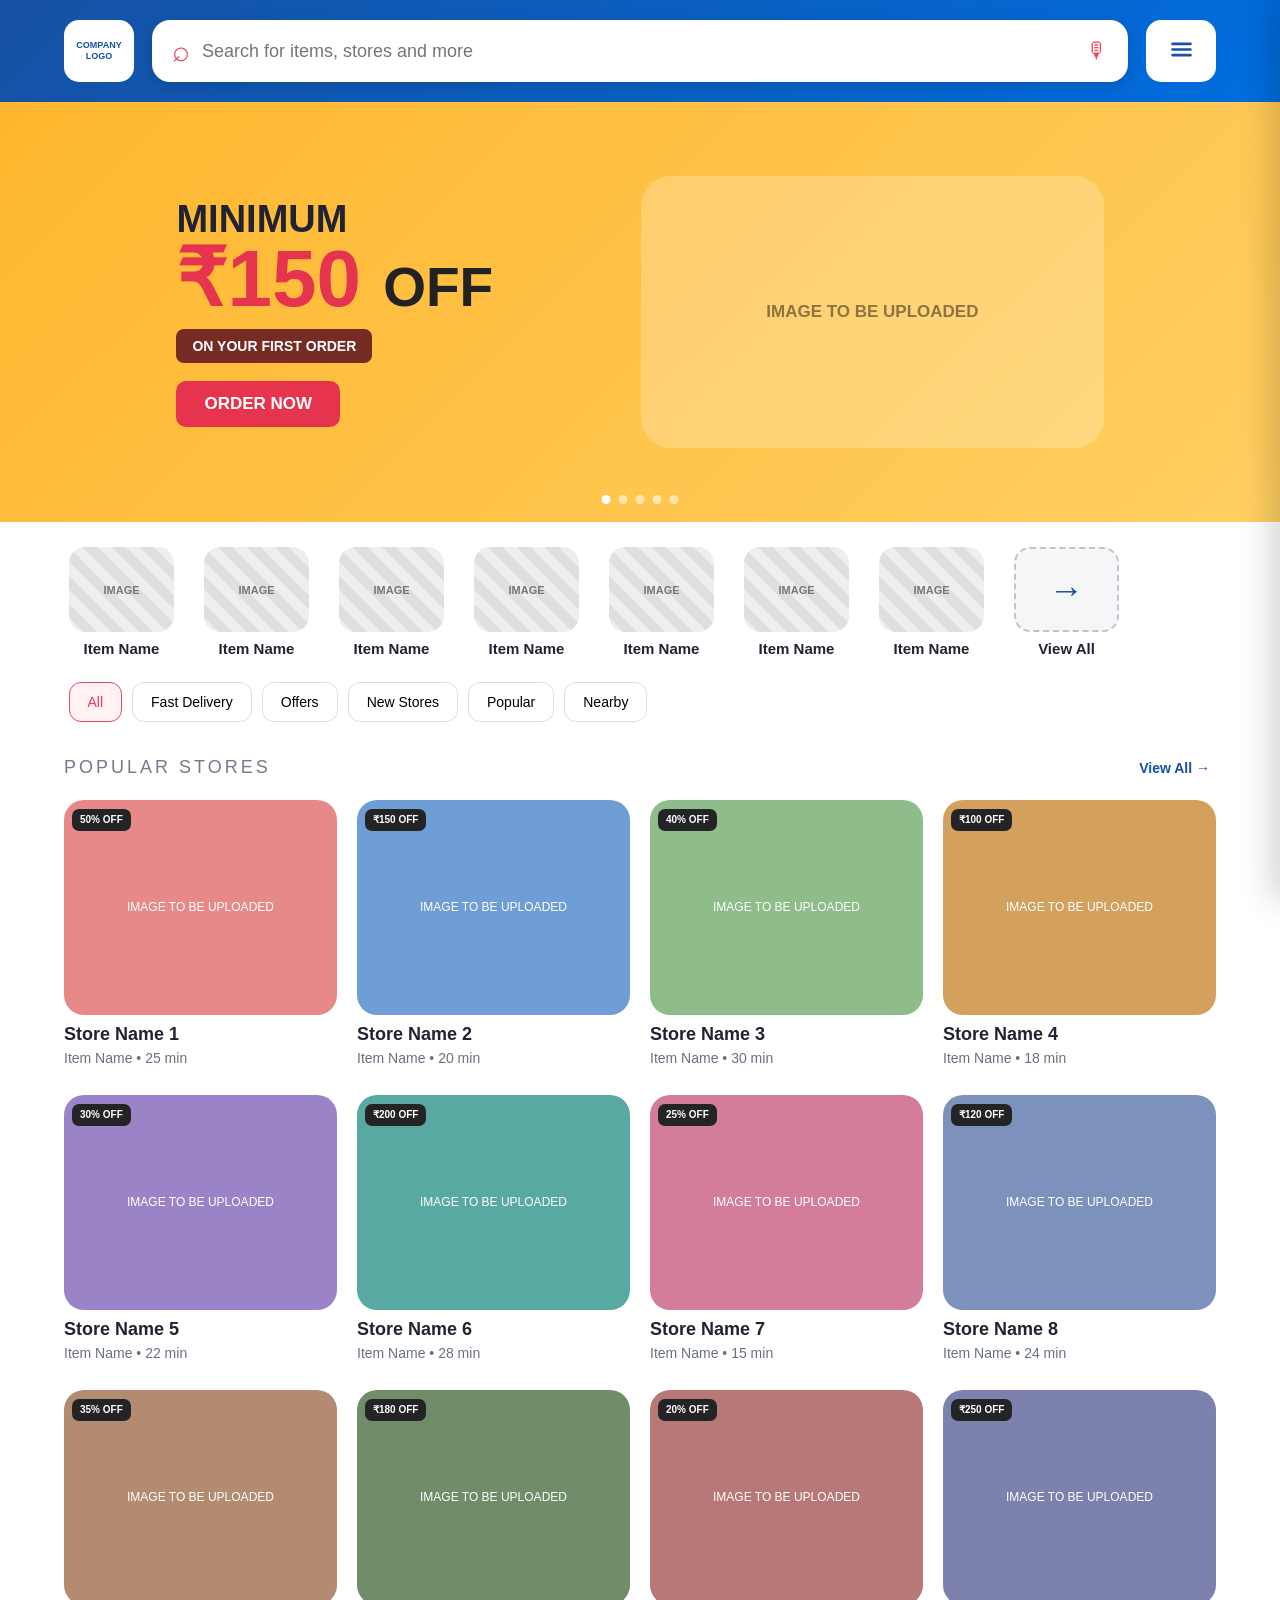
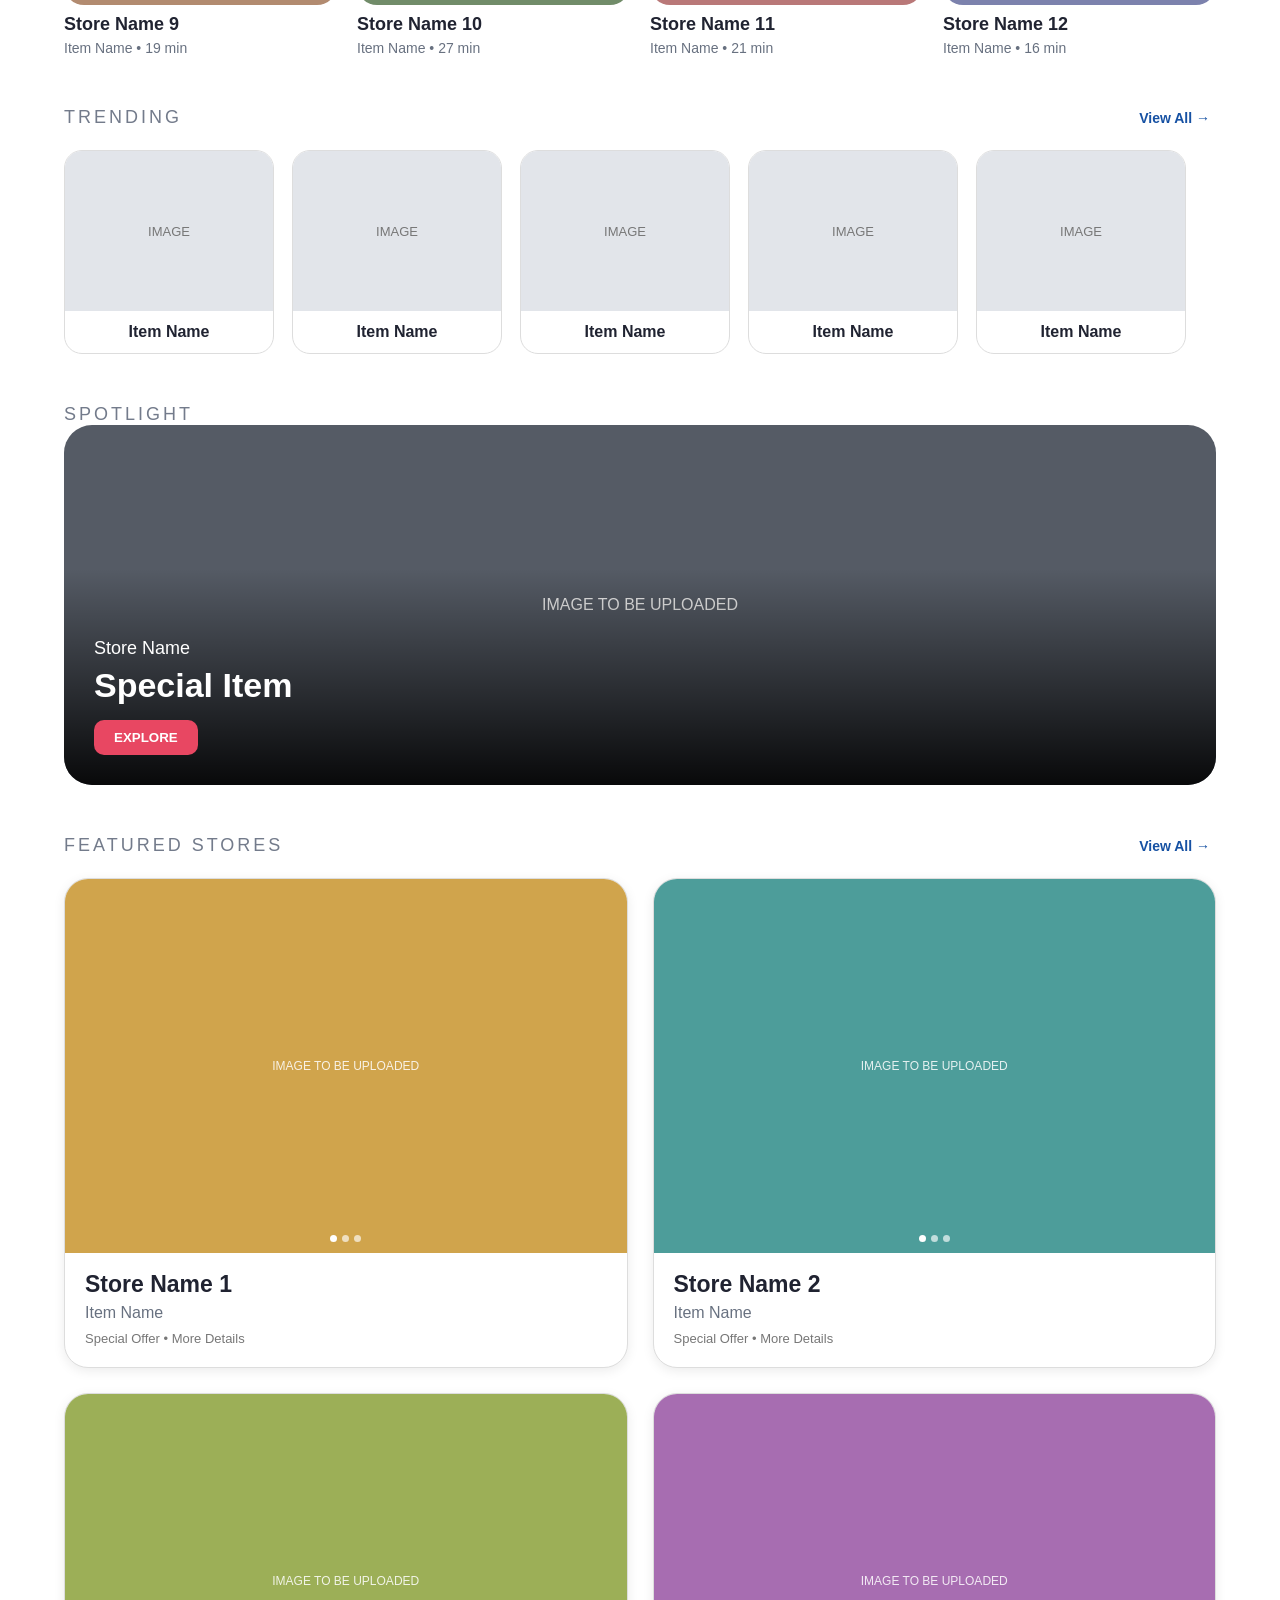
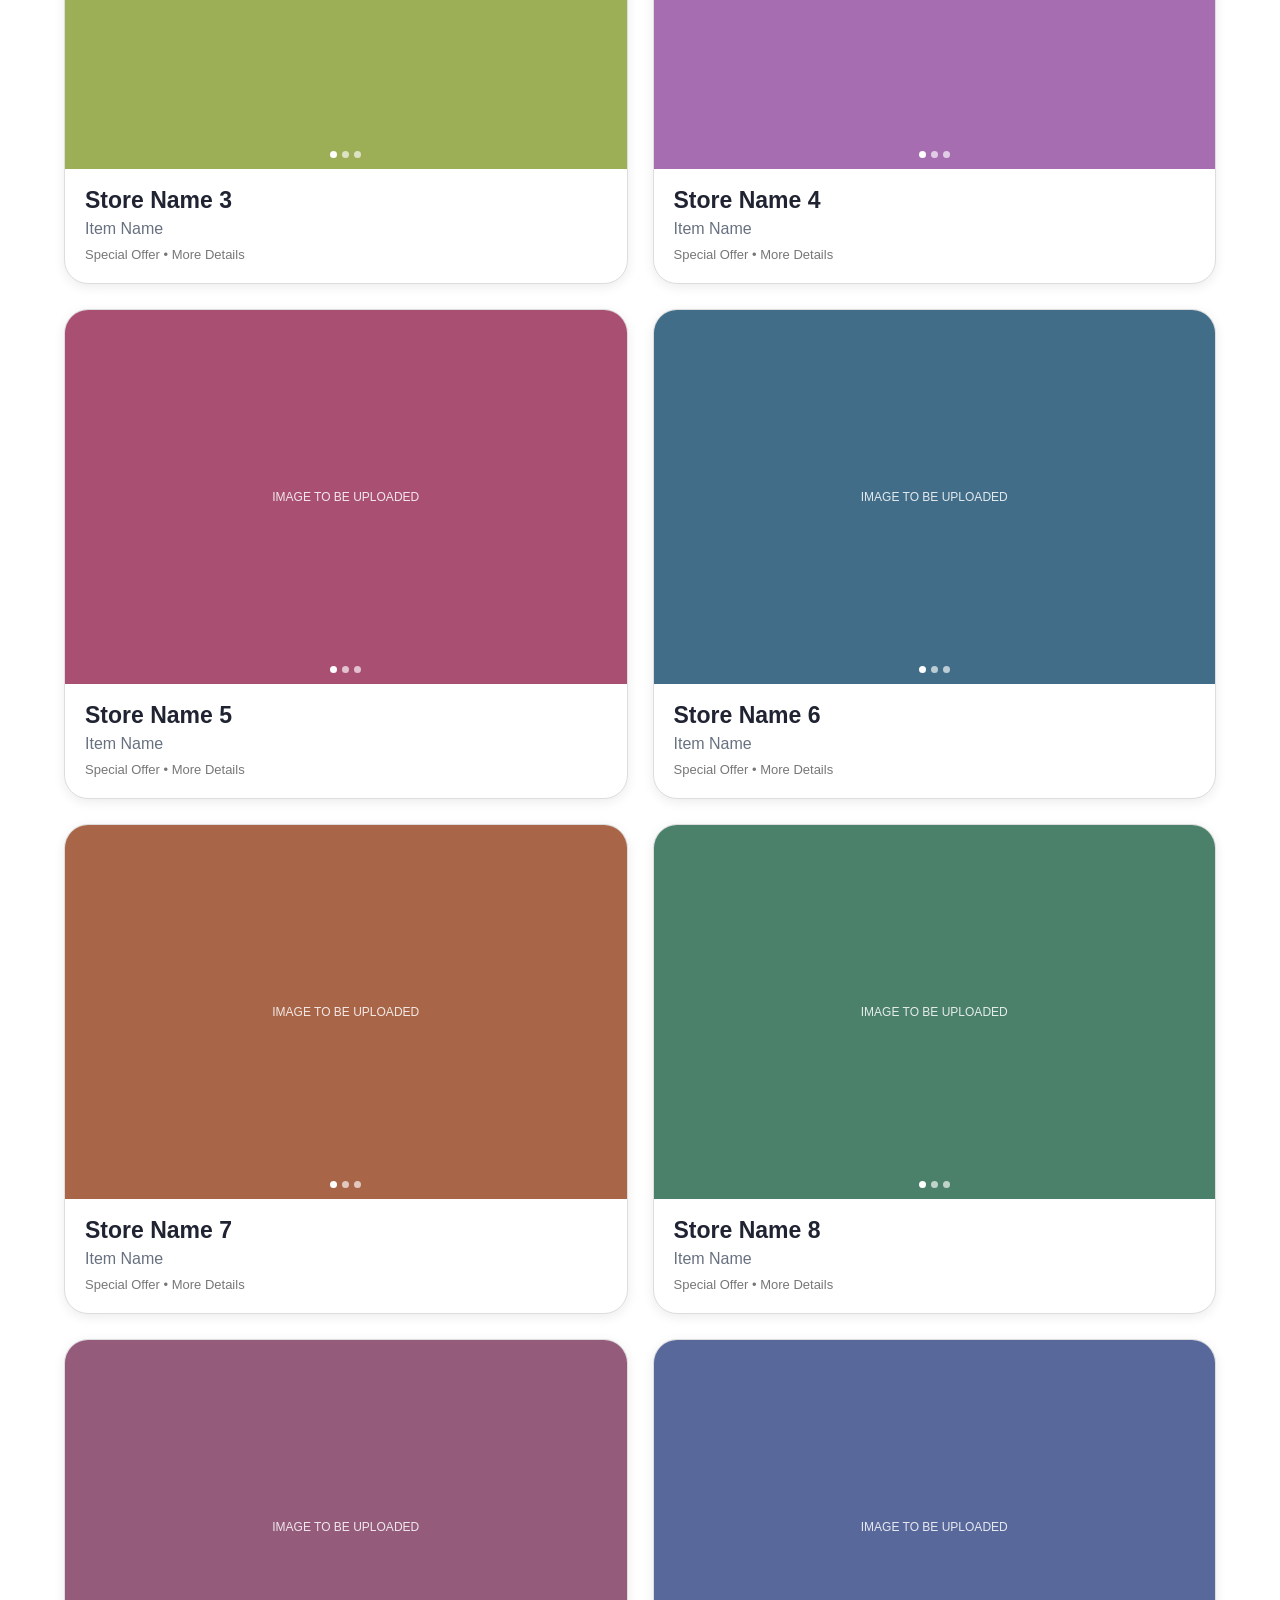
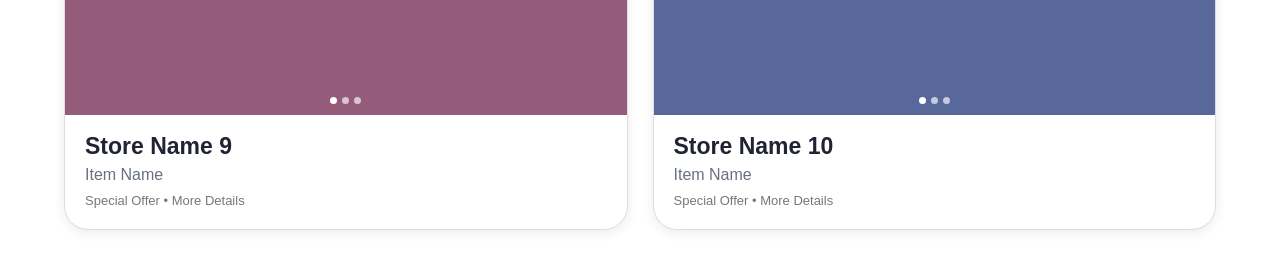
<file: index.html>
<!DOCTYPE html>
<html lang="en">
<head>
    <meta charset="UTF-8">
    <meta name="viewport" content="width=device-width, initial-scale=1.0">

    <title>Apka Store</title>

    <!-- Site-wide stylesheet: root-relative so it also loads correctly after deployment. -->
    <link rel="stylesheet" href="/style.css?v=20260902">
</head>

<body>

<div class="app">

    <!-- ==================================================
         HEADER
    ================================================== -->

    <header class="header">

        <div class="header-inner">

            <div class="company-logo">
                COMPANY<br>
                LOGO
            </div>

            <div class="search-box">

                <span class="search-icon">⌕</span>

                <input
                    type="text"
                    placeholder="Search for items, stores and more"
                >

                <span class="mic">🎙</span>

            </div>

            <button class="header-menu-button" id="menuToggle" aria-label="Open menu" aria-controls="sideMenu" aria-expanded="false">
                <svg viewBox="0 0 24 24" aria-hidden="true">
                    <path d="M4 7h16M4 12h16M4 17h16"></path>
                </svg>
            </button>

        </div>

    </header>

    <div class="menu-overlay" id="menuOverlay"></div>

    <aside class="side-menu" id="sideMenu" aria-hidden="true">
        <div class="side-menu-header">
            <strong>MENU</strong>
            <button class="menu-close" id="menuClose" aria-label="Close menu">×</button>
        </div>

        <nav class="side-menu-nav" aria-label="Main navigation">
            <button>
                <svg class="side-menu-icon" viewBox="0 0 24 24" aria-hidden="true">
                    <path d="M3 10.5 12 3l9 7.5"></path>
                    <path d="M5.5 9.5V21h13V9.5M9.5 21v-6h5v6"></path>
                </svg>
                Home
            </button>
            <button>
                <svg class="side-menu-icon" viewBox="0 0 24 24" aria-hidden="true">
                    <circle cx="9" cy="20" r="1.5"></circle>
                    <circle cx="18" cy="20" r="1.5"></circle>
                    <path d="M3 4h2l2.1 10.1a2 2 0 0 0 2 1.6h8.7a2 2 0 0 0 1.9-1.4L21 8H6.2"></path>
                </svg>
                Cart
            </button>
            <button>
                <svg class="side-menu-icon" viewBox="0 0 24 24" aria-hidden="true">
                    <path d="M20 15a3 3 0 0 1-3 3H9l-5 3V7a3 3 0 0 1 3-3h10a3 3 0 0 1 3 3z"></path>
                    <path d="M8 10h8M8 14h5"></path>
                </svg>
                Chat
            </button>
            <button>
                <svg class="side-menu-icon" viewBox="0 0 24 24" aria-hidden="true">
                    <path d="M6 3h12v18H6z"></path>
                    <path d="M9 8h6M9 12h6M9 16h4"></path>
                </svg>
                Orders
            </button>
            <button>
                <svg class="side-menu-icon" viewBox="0 0 24 24" aria-hidden="true">
                    <path d="M20.8 4.8a5.5 5.5 0 0 0-7.8 0L12 5.9l-1.1-1.1a5.5 5.5 0 0 0-7.8 7.8L12 21l8.9-8.4a5.5 5.5 0 0 0-.1-7.8z"></path>
                </svg>
                Favourites
            </button>
            <button id="merchantLoginButton" type="button">
                <svg class="side-menu-icon" viewBox="0 0 24 24" aria-hidden="true">
                    <path d="M12 3a5 5 0 1 1 0 10 5 5 0 0 1 0-10z"></path>
                    <path d="M4 21a8 8 0 0 1 16 0"></path>
                    <path d="M18 4v4M16 6h4"></path>
                </svg>
                <span id="merchantLoginText">Login as Merchant</span>
            </button>
        </nav>
        <p class="merchant-login-status" id="merchantLoginStatus" role="status" aria-live="polite"></p>
    </aside>


    <!-- ==================================================
         MAIN HERO SLIDER
    ================================================== -->

    <section class="hero" id="heroSlider">

        <div class="hero-track" id="heroTrack">

            <div class="hero-slide hero-one">

                <div class="hero-text">

                    <div class="minimum">MINIMUM</div>

                    <div class="offer">
                        ₹150 <span>OFF</span>
                    </div>

                    <div class="first-order">
                        ON YOUR FIRST ORDER
                    </div>

                    <button>ORDER NOW</button>

                </div>

                <div class="hero-image">
                    IMAGE TO BE UPLOADED
                </div>

            </div>


            <div class="hero-slide hero-two">

                <div class="hero-text">

                    <div class="minimum">SPECIAL</div>

                    <div class="offer">
                        ₹200 <span>OFF</span>
                    </div>

                    <div class="first-order">
                        LIMITED TIME OFFER
                    </div>

                    <button>ORDER NOW</button>

                </div>

                <div class="hero-image">
                    IMAGE TO BE UPLOADED
                </div>

            </div>


            <div class="hero-slide hero-three">

                <div class="hero-text">

                    <div class="minimum">SAVE</div>

                    <div class="offer">
                        ₹100 <span>OFF</span>
                    </div>

                    <div class="first-order">
                        ON SELECTED ITEMS
                    </div>

                    <button>ORDER NOW</button>

                </div>

                <div class="hero-image">
                    IMAGE TO BE UPLOADED
                </div>

            </div>


            <div class="hero-slide hero-four">

                <div class="hero-text">

                    <div class="minimum">MEGA</div>

                    <div class="offer">
                        ₹250 <span>OFF</span>
                    </div>

                    <div class="first-order">
                        BIG SAVINGS TODAY
                    </div>

                    <button>ORDER NOW</button>

                </div>

                <div class="hero-image">
                    IMAGE TO BE UPLOADED
                </div>

            </div>


            <div class="hero-slide hero-five">

                <div class="hero-text">

                    <div class="minimum">WELCOME</div>

                    <div class="offer">
                        ₹300 <span>OFF</span>
                    </div>

                    <div class="first-order">
                        NEW USER OFFER
                    </div>

                    <button>ORDER NOW</button>

                </div>

                <div class="hero-image">
                    IMAGE TO BE UPLOADED
                </div>

            </div>

        </div>


        <div class="hero-dots" id="heroDots">

            <span class="active"></span>
            <span></span>
            <span></span>
            <span></span>
            <span></span>

        </div>

    </section>


    <!-- ==================================================
         CATEGORIES
    ================================================== -->

    <section class="categories-section">

        <div class="categories-track">

            <div class="category">
                <div class="category-img">IMAGE</div>
                <span>Item Name</span>
            </div>

            <div class="category">
                <div class="category-img">IMAGE</div>
                <span>Item Name</span>
            </div>

            <div class="category">
                <div class="category-img">IMAGE</div>
                <span>Item Name</span>
            </div>

            <div class="category">
                <div class="category-img">IMAGE</div>
                <span>Item Name</span>
            </div>

            <div class="category">
                <div class="category-img">IMAGE</div>
                <span>Item Name</span>
            </div>

            <div class="category">
                <div class="category-img">IMAGE</div>
                <span>Item Name</span>
            </div>

            <div class="category">
                <div class="category-img">IMAGE</div>
                <span>Item Name</span>
            </div>

            <div class="category view-all">
                <div class="view-icon">→</div>
                <span>View All</span>
            </div>

        </div>

    </section>


    <!-- ==================================================
         FILTERS
    ================================================== -->

    <section class="filters-section">

        <div class="filters">

            <button class="filter active">
                All
            </button>

            <button class="filter">
                Fast Delivery
            </button>

            <button class="filter">
                Offers
            </button>

            <button class="filter">
                New Stores
            </button>

            <button class="filter">
                Popular
            </button>

            <button class="filter">
                Nearby
            </button>

        </div>

    </section>


    <!-- ==================================================
         POPULAR STORES
         
         MOBILE:
         TWO INDEPENDENT SLIDERS
         
         ROW 1 = STORE 1,2,3...
         ROW 2 = STORE 4,5,6...
    ================================================== -->

    <section class="section popular-section">

        <div class="section-title">

            <h2>POPULAR STORES</h2>

            <button>
                View All →
            </button>

        </div>


        <div class="popular-mobile-only">


            <!-- ROW 1 -->

            <div class="popular-row">

                <article class="store-card">
                    <div class="store-image store-color-1">
                        IMAGE TO BE UPLOADED
                        <b>50% OFF</b>
                    </div>
                    <h3>Store Name 1</h3>
                    <p>Item Name • 25 min</p>
                </article>


                <article class="store-card">
                    <div class="store-image store-color-2">
                        IMAGE TO BE UPLOADED
                        <b>₹150 OFF</b>
                    </div>
                    <h3>Store Name 2</h3>
                    <p>Item Name • 20 min</p>
                </article>


                <article class="store-card">
                    <div class="store-image store-color-3">
                        IMAGE TO BE UPLOADED
                        <b>40% OFF</b>
                    </div>
                    <h3>Store Name 3</h3>
                    <p>Item Name • 30 min</p>
                </article>


                <article class="store-card">
                    <div class="store-image store-color-4">
                        IMAGE TO BE UPLOADED
                        <b>₹100 OFF</b>
                    </div>
                    <h3>Store Name 4</h3>
                    <p>Item Name • 18 min</p>
                </article>


                <article class="store-card">
                    <div class="store-image store-color-5">
                        IMAGE TO BE UPLOADED
                        <b>30% OFF</b>
                    </div>
                    <h3>Store Name 5</h3>
                    <p>Item Name • 22 min</p>
                </article>


                <article class="store-card">
                    <div class="store-image store-color-6">
                        IMAGE TO BE UPLOADED
                        <b>₹200 OFF</b>
                    </div>
                    <h3>Store Name 6</h3>
                    <p>Item Name • 28 min</p>
                </article>

            </div>


            <!-- ROW 2 -->

            <div class="popular-row">

                <article class="store-card">
                    <div class="store-image store-color-7">
                        IMAGE TO BE UPLOADED
                        <b>25% OFF</b>
                    </div>
                    <h3>Store Name 7</h3>
                    <p>Item Name • 15 min</p>
                </article>


                <article class="store-card">
                    <div class="store-image store-color-8">
                        IMAGE TO BE UPLOADED
                        <b>₹120 OFF</b>
                    </div>
                    <h3>Store Name 8</h3>
                    <p>Item Name • 24 min</p>
                </article>


                <article class="store-card">
                    <div class="store-image store-color-9">
                        IMAGE TO BE UPLOADED
                        <b>35% OFF</b>
                    </div>
                    <h3>Store Name 9</h3>
                    <p>Item Name • 19 min</p>
                </article>


                <article class="store-card">
                    <div class="store-image store-color-10">
                        IMAGE TO BE UPLOADED
                        <b>₹180 OFF</b>
                    </div>
                    <h3>Store Name 10</h3>
                    <p>Item Name • 27 min</p>
                </article>


                <article class="store-card">
                    <div class="store-image store-color-11">
                        IMAGE TO BE UPLOADED
                        <b>20% OFF</b>
                    </div>
                    <h3>Store Name 11</h3>
                    <p>Item Name • 21 min</p>
                </article>


                <article class="store-card">
                    <div class="store-image store-color-12">
                        IMAGE TO BE UPLOADED
                        <b>₹250 OFF</b>
                    </div>
                    <h3>Store Name 12</h3>
                    <p>Item Name • 16 min</p>
                </article>

            </div>

        </div>


        <!-- DESKTOP VERSION -->

        <div class="popular-desktop">

            <article class="store-card">
                <div class="store-image store-color-1">
                    IMAGE TO BE UPLOADED
                    <b>50% OFF</b>
                </div>
                <h3>Store Name 1</h3>
                <p>Item Name • 25 min</p>
            </article>

            <article class="store-card">
                <div class="store-image store-color-2">
                    IMAGE TO BE UPLOADED
                    <b>₹150 OFF</b>
                </div>
                <h3>Store Name 2</h3>
                <p>Item Name • 20 min</p>
            </article>

            <article class="store-card">
                <div class="store-image store-color-3">
                    IMAGE TO BE UPLOADED
                    <b>40% OFF</b>
                </div>
                <h3>Store Name 3</h3>
                <p>Item Name • 30 min</p>
            </article>

            <article class="store-card">
                <div class="store-image store-color-4">
                    IMAGE TO BE UPLOADED
                    <b>₹100 OFF</b>
                </div>
                <h3>Store Name 4</h3>
                <p>Item Name • 18 min</p>
            </article>

            <article class="store-card">
                <div class="store-image store-color-5">
                    IMAGE TO BE UPLOADED
                    <b>30% OFF</b>
                </div>
                <h3>Store Name 5</h3>
                <p>Item Name • 22 min</p>
            </article>

            <article class="store-card">
                <div class="store-image store-color-6">
                    IMAGE TO BE UPLOADED
                    <b>₹200 OFF</b>
                </div>
                <h3>Store Name 6</h3>
                <p>Item Name • 28 min</p>
            </article>

            <article class="store-card">
                <div class="store-image store-color-7">
                    IMAGE TO BE UPLOADED
                    <b>25% OFF</b>
                </div>
                <h3>Store Name 7</h3>
                <p>Item Name • 15 min</p>
            </article>

            <article class="store-card">
                <div class="store-image store-color-8">
                    IMAGE TO BE UPLOADED
                    <b>₹120 OFF</b>
                </div>
                <h3>Store Name 8</h3>
                <p>Item Name • 24 min</p>
            </article>

            <article class="store-card">
                <div class="store-image store-color-9">
                    IMAGE TO BE UPLOADED
                    <b>35% OFF</b>
                </div>
                <h3>Store Name 9</h3>
                <p>Item Name • 19 min</p>
            </article>

            <article class="store-card">
                <div class="store-image store-color-10">
                    IMAGE TO BE UPLOADED
                    <b>₹180 OFF</b>
                </div>
                <h3>Store Name 10</h3>
                <p>Item Name • 27 min</p>
            </article>

            <article class="store-card">
                <div class="store-image store-color-11">
                    IMAGE TO BE UPLOADED
                    <b>20% OFF</b>
                </div>
                <h3>Store Name 11</h3>
                <p>Item Name • 21 min</p>
            </article>

            <article class="store-card">
                <div class="store-image store-color-12">
                    IMAGE TO BE UPLOADED
                    <b>₹250 OFF</b>
                </div>
                <h3>Store Name 12</h3>
                <p>Item Name • 16 min</p>
            </article>

        </div>

    </section>


    <!-- ==================================================
         TRENDING
    ================================================== -->

    <section class="section">

        <div class="section-title">

            <h2>TRENDING</h2>

            <button>
                View All →
            </button>

        </div>


        <div class="trending-track">

            <div class="trending-card">
                <div>IMAGE</div>
                <strong>Item Name</strong>
            </div>

            <div class="trending-card">
                <div>IMAGE</div>
                <strong>Item Name</strong>
            </div>

            <div class="trending-card">
                <div>IMAGE</div>
                <strong>Item Name</strong>
            </div>

            <div class="trending-card">
                <div>IMAGE</div>
                <strong>Item Name</strong>
            </div>

            <div class="trending-card">
                <div>IMAGE</div>
                <strong>Item Name</strong>
            </div>

        </div>

    </section>


    <!-- ==================================================
         SPOTLIGHT
    ================================================== -->

    <section class="section">

        <h2 class="simple-title">
            SPOTLIGHT
        </h2>

        <div class="spotlight">

            <div class="spotlight-image">
                IMAGE TO BE UPLOADED
            </div>

            <div class="spotlight-text">

                <span>Store Name</span>

                <strong>Special Item</strong>

                <button>
                    EXPLORE
                </button>

            </div>

        </div>

    </section>


    <!-- ==================================================
         FEATURED STORES
    ================================================== -->

    <section class="section">

        <div class="section-title">

            <h2>FEATURED STORES</h2>

            <button>
                View All →
            </button>

        </div>


        <div class="featured-track">


            <!-- FEATURED STORE 1 -->

            <article class="featured-card">

                <div class="featured-slider">

                    <div class="featured-slide featured-color-1">
                        IMAGE TO BE UPLOADED
                    </div>

                    <div class="featured-slide featured-color-2">
                        IMAGE TO BE UPLOADED
                    </div>

                    <div class="featured-slide featured-color-3">
                        IMAGE TO BE UPLOADED
                    </div>

                </div>

                <div class="featured-dots">
                    <i class="active"></i>
                    <i></i>
                    <i></i>
                </div>

                <div class="featured-info">
                    <h3>Store Name 1</h3>
                    <p>Item Name</p>
                    <span>Special Offer • More Details</span>
                </div>

            </article>


            <!-- FEATURED STORE 2 -->

            <article class="featured-card">

                <div class="featured-slider">

                    <div class="featured-slide featured-color-4">
                        IMAGE TO BE UPLOADED
                    </div>

                    <div class="featured-slide featured-color-5">
                        IMAGE TO BE UPLOADED
                    </div>

                    <div class="featured-slide featured-color-6">
                        IMAGE TO BE UPLOADED
                    </div>

                </div>

                <div class="featured-dots">
                    <i class="active"></i>
                    <i></i>
                    <i></i>
                </div>

                <div class="featured-info">
                    <h3>Store Name 2</h3>
                    <p>Item Name</p>
                    <span>Special Offer • More Details</span>
                </div>

            </article>


            <!-- FEATURED STORE 3 -->

            <article class="featured-card">

                <div class="featured-slider">

                    <div class="featured-slide featured-color-7">
                        IMAGE TO BE UPLOADED
                    </div>

                    <div class="featured-slide featured-color-8">
                        IMAGE TO BE UPLOADED
                    </div>

                    <div class="featured-slide featured-color-9">
                        IMAGE TO BE UPLOADED
                    </div>

                </div>

                <div class="featured-dots">
                    <i class="active"></i>
                    <i></i>
                    <i></i>
                </div>

                <div class="featured-info">
                    <h3>Store Name 3</h3>
                    <p>Item Name</p>
                    <span>Special Offer • More Details</span>
                </div>

            </article>


            <!-- FEATURED STORE 4 -->

            <article class="featured-card">

                <div class="featured-slider">

                    <div class="featured-slide featured-color-10">
                        IMAGE TO BE UPLOADED
                    </div>

                    <div class="featured-slide featured-color-11">
                        IMAGE TO BE UPLOADED
                    </div>

                    <div class="featured-slide featured-color-12">
                        IMAGE TO BE UPLOADED
                    </div>

                </div>

                <div class="featured-dots">
                    <i class="active"></i>
                    <i></i>
                    <i></i>
                </div>

                <div class="featured-info">
                    <h3>Store Name 4</h3>
                    <p>Item Name</p>
                    <span>Special Offer • More Details</span>
                </div>

            </article>


            <!-- FEATURED STORE 5 -->

            <article class="featured-card">

                <div class="featured-slider">

                    <div class="featured-slide featured-color-13">
                        IMAGE TO BE UPLOADED
                    </div>

                    <div class="featured-slide featured-color-14">
                        IMAGE TO BE UPLOADED
                    </div>

                    <div class="featured-slide featured-color-15">
                        IMAGE TO BE UPLOADED
                    </div>

                </div>

                <div class="featured-dots">
                    <i class="active"></i>
                    <i></i>
                    <i></i>
                </div>

                <div class="featured-info">
                    <h3>Store Name 5</h3>
                    <p>Item Name</p>
                    <span>Special Offer • More Details</span>
                </div>

            </article>


            <!-- FEATURED STORE 6 -->

            <article class="featured-card">

                <div class="featured-slider">

                    <div class="featured-slide featured-color-16">
                        IMAGE TO BE UPLOADED
                    </div>

                    <div class="featured-slide featured-color-17">
                        IMAGE TO BE UPLOADED
                    </div>

                    <div class="featured-slide featured-color-18">
                        IMAGE TO BE UPLOADED
                    </div>

                </div>

                <div class="featured-dots">
                    <i class="active"></i>
                    <i></i>
                    <i></i>
                </div>

                <div class="featured-info">
                    <h3>Store Name 6</h3>
                    <p>Item Name</p>
                    <span>Special Offer • More Details</span>
                </div>

            </article>


            <!-- FEATURED STORE 7 -->

            <article class="featured-card">

                <div class="featured-slider">

                    <div class="featured-slide featured-color-19">
                        IMAGE TO BE UPLOADED
                    </div>

                    <div class="featured-slide featured-color-20">
                        IMAGE TO BE UPLOADED
                    </div>

                    <div class="featured-slide featured-color-21">
                        IMAGE TO BE UPLOADED
                    </div>

                </div>

                <div class="featured-dots">
                    <i class="active"></i>
                    <i></i>
                    <i></i>
                </div>

                <div class="featured-info">
                    <h3>Store Name 7</h3>
                    <p>Item Name</p>
                    <span>Special Offer • More Details</span>
                </div>

            </article>


            <!-- FEATURED STORE 8 -->

            <article class="featured-card">

                <div class="featured-slider">

                    <div class="featured-slide featured-color-22">
                        IMAGE TO BE UPLOADED
                    </div>

                    <div class="featured-slide featured-color-23">
                        IMAGE TO BE UPLOADED
                    </div>

                    <div class="featured-slide featured-color-24">
                        IMAGE TO BE UPLOADED
                    </div>

                </div>

                <div class="featured-dots">
                    <i class="active"></i>
                    <i></i>
                    <i></i>
                </div>

                <div class="featured-info">
                    <h3>Store Name 8</h3>
                    <p>Item Name</p>
                    <span>Special Offer • More Details</span>
                </div>

            </article>


            <!-- FEATURED STORE 9 -->

            <article class="featured-card">

                <div class="featured-slider">

                    <div class="featured-slide featured-color-25">
                        IMAGE TO BE UPLOADED
                    </div>

                    <div class="featured-slide featured-color-26">
                        IMAGE TO BE UPLOADED
                    </div>

                    <div class="featured-slide featured-color-27">
                        IMAGE TO BE UPLOADED
                    </div>

                </div>

                <div class="featured-dots">
                    <i class="active"></i>
                    <i></i>
                    <i></i>
                </div>

                <div class="featured-info">
                    <h3>Store Name 9</h3>
                    <p>Item Name</p>
                    <span>Special Offer • More Details</span>
                </div>

            </article>


            <!-- FEATURED STORE 10 -->

            <article class="featured-card">

                <div class="featured-slider">

                    <div class="featured-slide featured-color-28">
                        IMAGE TO BE UPLOADED
                    </div>

                    <div class="featured-slide featured-color-29">
                        IMAGE TO BE UPLOADED
                    </div>

                    <div class="featured-slide featured-color-30">
                        IMAGE TO BE UPLOADED
                    </div>

                </div>

                <div class="featured-dots">
                    <i class="active"></i>
                    <i></i>
                    <i></i>
                </div>

                <div class="featured-info">
                    <h3>Store Name 10</h3>
                    <p>Item Name</p>
                    <span>Special Offer • More Details</span>
                </div>

            </article>

        </div>

    </section>


    <!-- ==================================================
         BOTTOM NAVIGATION
    ================================================== -->

    <nav class="bottom-nav" hidden>

        <button class="selected">
            <svg class="nav-icon" viewBox="0 0 24 24" aria-hidden="true">
                <path d="M3 10.5 12 3l9 7.5"></path>
                <path d="M5.5 9.5V21h13V9.5M9.5 21v-6h5v6"></path>
            </svg>
            Home
        </button>

        <button>
            <svg class="nav-icon" viewBox="0 0 24 24" aria-hidden="true">
                <circle cx="9" cy="20" r="1.5"></circle>
                <circle cx="18" cy="20" r="1.5"></circle>
                <path d="M3 4h2l2.1 10.1a2 2 0 0 0 2 1.6h8.7a2 2 0 0 0 1.9-1.4L21 8H6.2"></path>
            </svg>
            Cart
        </button>

        <button>
            <svg class="nav-icon" viewBox="0 0 24 24" aria-hidden="true">
                <path d="M20 15a3 3 0 0 1-3 3H9l-5 3V7a3 3 0 0 1 3-3h10a3 3 0 0 1 3 3z"></path>
                <path d="M8 10h8M8 14h5"></path>
            </svg>
            Chat/Orders
        </button>

        <button>
            <svg class="nav-icon" viewBox="0 0 24 24" aria-hidden="true">
                <path d="M20.8 4.8a5.5 5.5 0 0 0-7.8 0L12 5.9l-1.1-1.1a5.5 5.5 0 0 0-7.8 7.8L12 21l8.9-8.4a5.5 5.5 0 0 0-.1-7.8z"></path>
            </svg>
            Favourites
        </button>

        <button class="menu-button" aria-label="Open menu">
            <svg class="nav-icon" viewBox="0 0 24 24" aria-hidden="true">
                <path d="M4 7h16M4 12h16M4 17h16"></path>
            </svg>
        </button>

    </nav>

</div>


<script>

/* =========================================================
   FILTER BUTTONS
========================================================= */

const filterButtons =
    document.querySelectorAll(".filter");

filterButtons.forEach(function(button) {

    button.addEventListener("click", function() {

        filterButtons.forEach(function(item) {

            item.classList.remove("active");

        });

        button.classList.add("active");

    });

});


/* =========================================================
   BOTTOM NAVIGATION VISIBILITY
========================================================= */

const bottomNav =
    document.querySelector(".bottom-nav");

let previousScrollY = window.scrollY;

window.addEventListener(
    "scroll",
    function() {

        const currentScrollY = window.scrollY;

        const scrollDifference =
            currentScrollY - previousScrollY;

        if (currentScrollY < 12) {
            bottomNav.classList.remove("is-hidden");
        } else if (scrollDifference > 8) {
            bottomNav.classList.add("is-hidden");
        } else if (scrollDifference < -8) {
            bottomNav.classList.remove("is-hidden");
        }

        previousScrollY = currentScrollY;

    },
    { passive: true }
);


/* =========================================================
   MAIN HERO - INFINITE CAROUSEL
========================================================= */

/* =========================================================
   SIDE MENU
========================================================= */

const menuToggle = document.getElementById("menuToggle");
const sideMenu = document.getElementById("sideMenu");
const menuOverlay = document.getElementById("menuOverlay");
const menuClose = document.getElementById("menuClose");

function setMenuState(isOpen) {

    sideMenu.classList.toggle("is-open", isOpen);
    menuOverlay.classList.toggle("is-visible", isOpen);

    sideMenu.setAttribute("aria-hidden", String(!isOpen));
    menuToggle.setAttribute("aria-expanded", String(isOpen));

    document.body.classList.toggle("menu-is-open", isOpen);

}

menuToggle.addEventListener("click", function() {
    setMenuState(true);
});

menuClose.addEventListener("click", function() {
    setMenuState(false);
});

menuOverlay.addEventListener("click", function() {
    setMenuState(false);
});

window.addEventListener("keydown", function(event) {
    if (event.key === "Escape") {
        setMenuState(false);
    }
});

const hero =
    document.getElementById("heroSlider");

const heroTrack =
    document.getElementById("heroTrack");

const heroDots =
    document.querySelectorAll("#heroDots span");

let heroSlides =
    Array.from(heroTrack.children);

const heroCount =
    heroSlides.length;


/*
   Clone first and last slides.

   This creates:

   LAST CLONE
   1
   2
   3
   4
   5
   FIRST CLONE

   When reaching FIRST CLONE,
   instantly reposition to real FIRST slide.

   User does not see the reposition,
   so it feels like an infinite loop.
*/

const heroFirstClone =
    heroSlides[0].cloneNode(true);

const heroLastClone =
    heroSlides[heroCount - 1].cloneNode(true);

heroTrack.appendChild(heroFirstClone);

heroTrack.insertBefore(
    heroLastClone,
    heroTrack.firstChild
);


let heroIndex = 1;

let heroTimer;

let heroStartX = 0;

let heroCurrentX = 0;

let heroDragging = false;


function getHeroWidth() {

    return hero.clientWidth;

}


function setHeroPosition(animate) {

    heroTrack.style.transition =
        animate
            ? "transform 0.55s ease"
            : "none";

    heroTrack.style.transform =
        "translate3d(-" +
        (heroIndex * getHeroWidth()) +
        "px,0,0)";

}


function updateHeroDots() {

    let realIndex =
        heroIndex - 1;

    if (realIndex < 0) {
        realIndex = heroCount - 1;
    }

    if (realIndex >= heroCount) {
        realIndex = 0;
    }

    heroDots.forEach(function(dot, index) {

        dot.classList.toggle(
            "active",
            index === realIndex
        );

    });

}


function moveHero(direction) {

    heroIndex += direction;

    setHeroPosition(true);

    updateHeroDots();

}


heroTrack.addEventListener(
    "transitionend",
    function() {

        /*
           FIRST CLONE
        */

        if (heroIndex === heroCount + 1) {

            heroIndex = 1;

            setHeroPosition(false);

        }


        /*
           LAST CLONE
        */

        if (heroIndex === 0) {

            heroIndex = heroCount;

            setHeroPosition(false);

        }

        updateHeroDots();

    }
);


function startHeroAutoSlide() {

    clearInterval(heroTimer);

    heroTimer = setInterval(
        function() {

            moveHero(1);

        },
        2500
    );

}


function stopHeroAutoSlide() {

    clearInterval(heroTimer);

}


/* =========================================================
   HERO TOUCH
========================================================= */

hero.addEventListener(
    "touchstart",
    function(event) {

        heroStartX =
            event.touches[0].clientX;

        heroCurrentX =
            heroStartX;

        heroDragging = true;

        stopHeroAutoSlide();

        heroTrack.style.transition =
            "none";

    },
    { passive: true }
);


hero.addEventListener(
    "touchmove",
    function(event) {

        if (!heroDragging) {
            return;
        }

        heroCurrentX =
            event.touches[0].clientX;

        const difference =
            heroCurrentX - heroStartX;

        heroTrack.style.transform =
            "translate3d(" +
            (
                -(heroIndex * getHeroWidth()) +
                difference
            ) +
            "px,0,0)";

    },
    { passive: true }
);


hero.addEventListener(
    "touchend",
    function() {

        if (!heroDragging) {
            return;
        }

        heroDragging = false;

        const difference =
            heroCurrentX - heroStartX;

        const threshold =
            getHeroWidth() * 0.18;

        if (difference < -threshold) {

            moveHero(1);

        } else if (difference > threshold) {

            moveHero(-1);

        } else {

            setHeroPosition(true);

        }

        startHeroAutoSlide();

    }
);


/* =========================================================
   HERO MOUSE DRAG
========================================================= */

hero.addEventListener(
    "mousedown",
    function(event) {

        heroStartX =
            event.clientX;

        heroCurrentX =
            heroStartX;

        heroDragging = true;

        stopHeroAutoSlide();

        heroTrack.style.transition =
            "none";

    }
);


hero.addEventListener(
    "mousemove",
    function(event) {

        if (!heroDragging) {
            return;
        }

        heroCurrentX =
            event.clientX;

        const difference =
            heroCurrentX - heroStartX;

        heroTrack.style.transform =
            "translate3d(" +
            (
                -(heroIndex * getHeroWidth()) +
                difference
            ) +
            "px,0,0)";

    }
);


window.addEventListener(
    "mouseup",
    function() {

        if (!heroDragging) {
            return;
        }

        heroDragging = false;

        const difference =
            heroCurrentX - heroStartX;

        const threshold =
            getHeroWidth() * 0.18;

        if (difference < -threshold) {

            moveHero(1);

        } else if (difference > threshold) {

            moveHero(-1);

        } else {

            setHeroPosition(true);

        }

        startHeroAutoSlide();

    }
);


/* =========================================================
   HERO DOTS
========================================================= */

heroDots.forEach(function(dot, index) {

    dot.addEventListener(
        "click",
        function() {

            heroIndex =
                index + 1;

            setHeroPosition(true);

            updateHeroDots();

            startHeroAutoSlide();

        }
    );

});


window.addEventListener(
    "resize",
    function() {

        setHeroPosition(false);

    }
);


setHeroPosition(false);

updateHeroDots();

startHeroAutoSlide();


/* =========================================================
   FEATURED STORE INFINITE SLIDERS
========================================================= */

const featuredCards =
    document.querySelectorAll(".featured-card");


featuredCards.forEach(function(card) {

    const slider =
        card.querySelector(".featured-slider");

    const originalSlides =
        Array.from(
            slider.querySelectorAll(".featured-slide")
        );

    const dots =
        card.querySelectorAll(".featured-dots i");


    const slideCount =
        originalSlides.length;


    /*
       Create clones.

       Structure becomes:

       LAST CLONE
       IMAGE 1
       IMAGE 2
       IMAGE 3
       FIRST CLONE

       This allows smooth infinite looping.
    */

    const firstClone =
        originalSlides[0].cloneNode(true);

    const lastClone =
        originalSlides[
            slideCount - 1
        ].cloneNode(true);


    slider.appendChild(firstClone);

    slider.insertBefore(
        lastClone,
        slider.firstChild
    );


    let index = 1;

    let timer;

    let startX = 0;

    let currentX = 0;

    let dragging = false;


    function slideWidth() {

        return slider.clientWidth;

    }


    function setPosition(animate) {

        slider.style.scrollBehavior =
            animate
                ? "smooth"
                : "auto";

        slider.scrollLeft =
            index * slideWidth();

    }


    function updateDots() {

        let realIndex =
            index - 1;

        if (realIndex < 0) {
            realIndex =
                slideCount - 1;
        }

        if (realIndex >= slideCount) {
            realIndex = 0;
        }


        dots.forEach(
            function(dot, dotIndex) {

                dot.classList.toggle(
                    "active",
                    dotIndex === realIndex
                );

            }
        );

    }


    function moveFeatured(direction) {

        index += direction;

        setPosition(true);

        updateDots();

    }


    /*
       After smooth transition finishes,
       jump from clone to real slide WITHOUT
       showing the jump.
    */

    let correcting = false;


    slider.addEventListener(
        "scroll",
        function() {

            if (correcting) {
                return;
            }

            const width =
                slideWidth();

            if (!width) {
                return;
            }


            /*
               At FIRST CLONE
            */

            if (
                slider.scrollLeft >=
                width * (slideCount + 0.75)
            ) {

                correcting = true;

                setTimeout(
                    function() {

                        index = 1;

                        slider.style.scrollBehavior =
                            "auto";

                        slider.scrollLeft =
                            width;

                        updateDots();

                        correcting = false;

                    },
                    120
                );

            }


            /*
               At LAST CLONE
            */

            if (
                slider.scrollLeft <=
                width * 0.25
            ) {

                correcting = true;

                setTimeout(
                    function() {

                        index = slideCount;

                        slider.style.scrollBehavior =
                            "auto";

                        slider.scrollLeft =
                            width * slideCount;

                        updateDots();

                        correcting = false;

                    },
                    120
                );

            }

        }
    );


    function startFeaturedAutoSlide() {

        clearInterval(timer);

        timer = setInterval(
            function() {

                moveFeatured(1);

            },
            3500
        );

    }


    function stopFeaturedAutoSlide() {

        clearInterval(timer);

    }


    /* =====================================================
       FEATURED TOUCH SWIPE
    ===================================================== */

    slider.addEventListener(
        "touchstart",
        function(event) {

            startX =
                event.touches[0].clientX;

            currentX =
                startX;

            stopFeaturedAutoSlide();

        },
        { passive: true }
    );


    slider.addEventListener(
        "touchmove",
        function(event) {

            currentX =
                event.touches[0].clientX;

        },
        { passive: true }
    );


    slider.addEventListener(
        "touchend",
        function() {

            const difference =
                currentX - startX;

            if (difference < -45) {

                moveFeatured(1);

            } else if (difference > 45) {

                moveFeatured(-1);

            } else {

                setPosition(true);

            }

            startFeaturedAutoSlide();

        }
    );


    /* =====================================================
       FEATURED MOUSE DRAG
    ===================================================== */

    slider.addEventListener(
        "mousedown",
        function(event) {

            startX =
                event.clientX;

            currentX =
                startX;

            dragging = true;

            stopFeaturedAutoSlide();

        }
    );


    slider.addEventListener(
        "mousemove",
        function(event) {

            if (!dragging) {
                return;
            }

            currentX =
                event.clientX;

        }
    );


    window.addEventListener(
        "mouseup",
        function() {

            if (!dragging) {
                return;
            }

            dragging = false;

            const difference =
                currentX - startX;

            if (difference < -45) {

                moveFeatured(1);

            } else if (difference > 45) {

                moveFeatured(-1);

            }

            startFeaturedAutoSlide();

        }
    );


    /* =====================================================
       FEATURED DOTS
    ===================================================== */

    dots.forEach(function(dot, dotIndex) {

        dot.addEventListener(
            "click",
            function() {

                index =
                    dotIndex + 1;

                setPosition(true);

                updateDots();

                startFeaturedAutoSlide();

            }
        );

    });


    setPosition(false);

    updateDots();

    startFeaturedAutoSlide();

});


</script>

<script type="module">
    const merchantHost = window.location.hostname.toLowerCase();
    if (merchantHost === "list.apka.store" || (merchantHost.endsWith(".apka.store") && merchantHost !== "www.apka.store")) {
        window.location.replace("/merchant%20demo/index.html" + window.location.search);
    }

    const merchantLoginButton = document.getElementById("merchantLoginButton");
    const merchantLoginStatus = document.getElementById("merchantLoginStatus");

    merchantLoginButton.addEventListener("click", async () => {
        merchantLoginStatus.textContent = "Opening merchant portal...";
        window.location.href = "https://list.apka.store/?flow=register";
    });
</script>

</body>
</html>
</file>
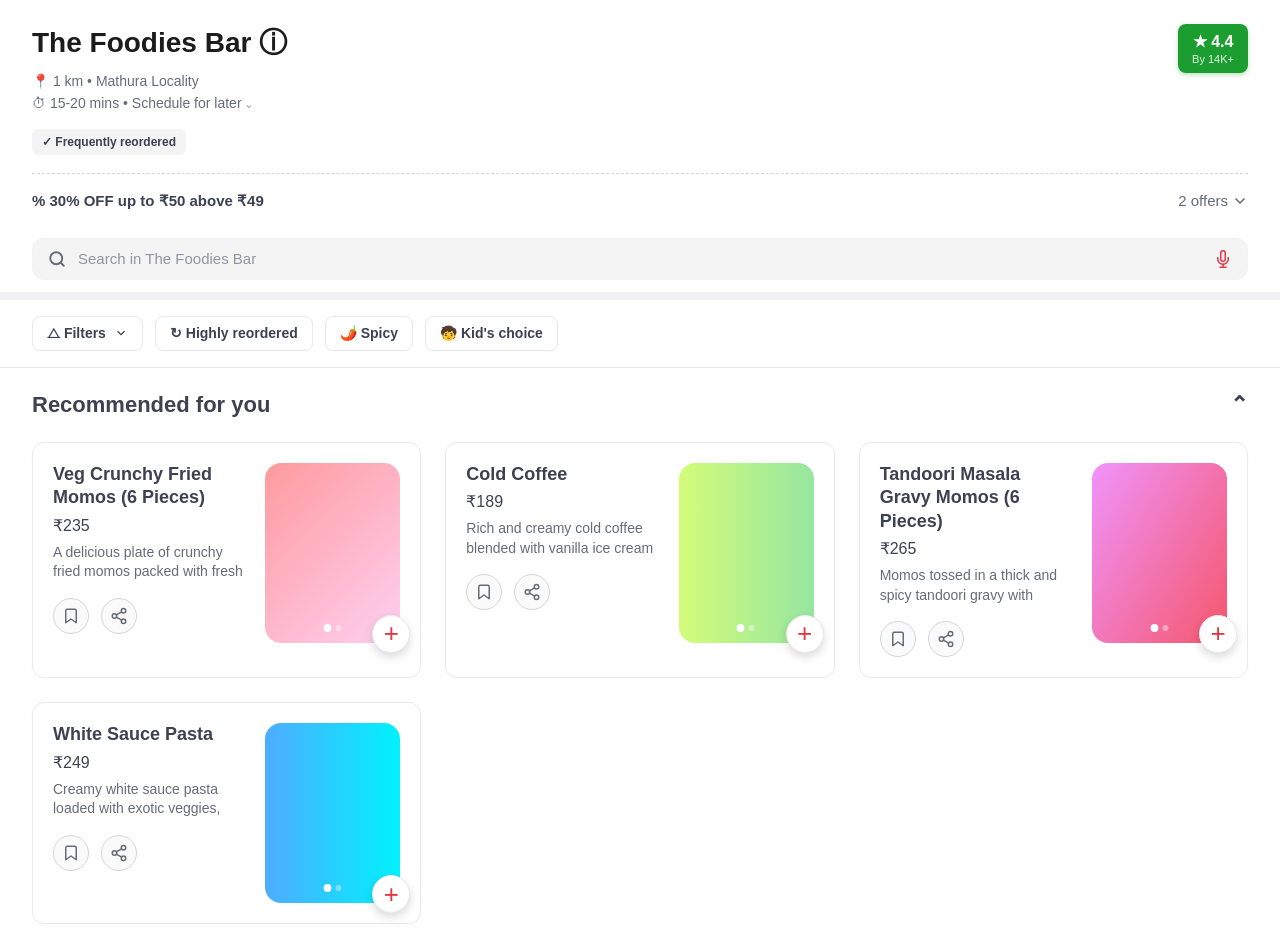
<file: THEMES/index.html>
<!DOCTYPE html>
<html lang="en">
<head>
    <meta charset="UTF-8">
    <meta name="viewport" content="width=device-width, initial-scale=1.0">
    <title>The Foodies Bar - Menu</title>
    <link rel="stylesheet" href="style.css">
</head>
<body>

<div class="app-container">
    <div class="header">
        <div class="restaurant-info">
            <div>
                <h1 class="title">The Foodies Bar ⓘ</h1>
                <div class="meta-info">
                    📍 1 km • Mathura Locality<br>
                    ⏱ 15-20 mins • Schedule for later ⌄
                </div>
            </div>
            <div class="rating-box">
                <div class="rating-score">★ 4.4</div>
                <div class="rating-count">By 14K+</div>
            </div>
        </div>
        
        <div class="tag-reordered">
            ✓ Frequently reordered
        </div>

        <div class="offers" id="offersBtn" style="cursor: pointer;">
            <span>% 30% OFF up to ₹50 above ₹49</span>
            <span class="offers-dropdown">
                2 offers 
                <svg width="16" height="16" viewBox="0 0 24 24" fill="none" stroke="currentColor" stroke-width="2.5" stroke-linecap="round" stroke-linejoin="round">
                    <polyline points="6 9 12 15 18 9"></polyline>
                </svg>
            </span>
        </div>
    </div>

    <div class="search-container">
        <div class="search-input-wrapper">
            <svg width="18" height="18" viewBox="0 0 24 24" fill="none" stroke="#686b78" stroke-width="2.5" stroke-linecap="round" stroke-linejoin="round">
                <circle cx="11" cy="11" r="8"></circle>
                <line x1="21" y1="21" x2="16.65" y2="16.65"></line>
            </svg>
            <input type="text" id="searchInput" placeholder="Search in The Foodies Bar" autocomplete="off">
            <svg width="18" height="18" viewBox="0 0 24 24" fill="none" stroke="#e23744" stroke-width="2" stroke-linecap="round" stroke-linejoin="round" style="cursor: pointer;">
                <path d="M12 1a3 3 0 0 0-3 3v8a3 3 0 0 0 6 0V4a3 3 0 0 0-3-3z"></path>
                <path d="M19 10v2a7 7 0 0 1-14 0v-2"></path>
                <line x1="12" y1="19" x2="12" y2="23"></line>
                <line x1="8" y1="23" x2="16" y2="23"></line>
            </svg>
        </div>
    </div>

    <div class="filters-container">
        <div class="filter-btn">
            ⧍ Filters 
            <svg width="14" height="14" viewBox="0 0 24 24" fill="none" stroke="currentColor" stroke-width="2" style="margin-left: 2px;">
                <polyline points="6 9 12 15 18 9"></polyline>
            </svg>
        </div>
        <div class="filter-btn">↻ Highly reordered</div>
        <div class="filter-btn">🌶️ Spicy</div>
        <div class="filter-btn">🧒 Kid's choice</div>
    </div>

    <div class="menu-section">
        <div class="section-title">
            Recommended for you <span>⌃</span>
        </div>

        <div class="menu-grid" id="menuGrid">
            <div class="menu-item">
                <div class="item-details">
                    <div class="item-name">Veg Crunchy Fried Momos (6 Pieces)</div>
                    <div class="item-price">₹235</div>
                    <div class="item-desc">A delicious plate of crunchy fried momos packed with fresh veggies and perfectly spiced filling. Perfect for your evening cravings.</div>
                    <div class="action-icons">
                        <div class="icon-btn"><svg width="18" height="18" viewBox="0 0 24 24" fill="none" stroke="currentColor" stroke-width="2" stroke-linecap="round" stroke-linejoin="round"><path d="M19 21l-7-5-7 5V5a2 2 0 0 1 2-2h10a2 2 0 0 1 2 2z"></path></svg></div>
                        <div class="icon-btn"><svg width="18" height="18" viewBox="0 0 24 24" fill="none" stroke="currentColor" stroke-width="2" stroke-linecap="round" stroke-linejoin="round"><circle cx="18" cy="5" r="3"></circle><circle cx="6" cy="12" r="3"></circle><circle cx="18" cy="19" r="3"></circle><line x1="8.59" y1="13.51" x2="15.42" y2="17.49"></line><line x1="15.41" y1="6.51" x2="8.59" y2="10.49"></line></svg></div>
                    </div>
                </div>
                <div class="item-visuals">
                    <div class="slider-viewport">
                        <div class="slider-track">
                            <div class="slide" style="background: linear-gradient(135deg, #ff9a9e 0%, #fecfef 99%, #fecfef 100%);"></div>
                            <div class="slide" style="background: linear-gradient(120deg, #f6d365 0%, #fda085 100%);"></div>
                        </div>
                    </div>
                    <div class="slider-dots"></div>
                    <button class="add-btn">+</button>
                </div>
            </div>

            <div class="menu-item">
                <div class="item-details">
                    <div class="item-name">Cold Coffee</div>
                    <div class="item-price">₹189</div>
                    <div class="item-desc">Rich and creamy cold coffee blended with vanilla ice cream and topped with cocoa dust. Refreshingly energetic!</div>
                    <div class="action-icons">
                        <div class="icon-btn"><svg width="18" height="18" viewBox="0 0 24 24" fill="none" stroke="currentColor" stroke-width="2" stroke-linecap="round" stroke-linejoin="round"><path d="M19 21l-7-5-7 5V5a2 2 0 0 1 2-2h10a2 2 0 0 1 2 2z"></path></svg></div>
                        <div class="icon-btn"><svg width="18" height="18" viewBox="0 0 24 24" fill="none" stroke="currentColor" stroke-width="2" stroke-linecap="round" stroke-linejoin="round"><circle cx="18" cy="5" r="3"></circle><circle cx="6" cy="12" r="3"></circle><circle cx="18" cy="19" r="3"></circle><line x1="8.59" y1="13.51" x2="15.42" y2="17.49"></line><line x1="15.41" y1="6.51" x2="8.59" y2="10.49"></line></svg></div>
                    </div>
                </div>
                <div class="item-visuals">
                    <div class="slider-viewport">
                        <div class="slider-track">
                            <div class="slide" style="background: linear-gradient(to right, #d4fc79 0%, #96e6a1 100%);"></div>
                            <div class="slide" style="background: linear-gradient(to top, #cfd9df 0%, #e2ebf0 100%);"></div>
                        </div>
                    </div>
                    <div class="slider-dots"></div>
                    <button class="add-btn">+</button>
                </div>
            </div>

            <div class="menu-item">
                <div class="item-details">
                    <div class="item-name">Tandoori Masala Gravy Momos (6 Pieces)</div>
                    <div class="item-price">₹265</div>
                    <div class="item-desc">Momos tossed in a thick and spicy tandoori gravy with authentic Indian herbs and flavors.</div>
                    <div class="action-icons">
                        <div class="icon-btn"><svg width="18" height="18" viewBox="0 0 24 24" fill="none" stroke="currentColor" stroke-width="2" stroke-linecap="round" stroke-linejoin="round"><path d="M19 21l-7-5-7 5V5a2 2 0 0 1 2-2h10a2 2 0 0 1 2 2z"></path></svg></div>
                        <div class="icon-btn"><svg width="18" height="18" viewBox="0 0 24 24" fill="none" stroke="currentColor" stroke-width="2" stroke-linecap="round" stroke-linejoin="round"><circle cx="18" cy="5" r="3"></circle><circle cx="6" cy="12" r="3"></circle><circle cx="18" cy="19" r="3"></circle><line x1="8.59" y1="13.51" x2="15.42" y2="17.49"></line><line x1="15.41" y1="6.51" x2="8.59" y2="10.49"></line></svg></div>
                    </div>
                </div>
                <div class="item-visuals">
                    <div class="slider-viewport">
                        <div class="slider-track">
                            <div class="slide" style="background: linear-gradient(120deg, #f093fb 0%, #f5576c 100%);"></div>
                            <div class="slide" style="background: linear-gradient(120deg, #84fab0 0%, #8fd3f4 100%);"></div>
                        </div>
                    </div>
                    <div class="slider-dots"></div>
                    <button class="add-btn">+</button>
                </div>
            </div>

            <div class="menu-item">
                <div class="item-details">
                    <div class="item-name">White Sauce Pasta</div>
                    <div class="item-price">₹249</div>
                    <div class="item-desc">Creamy white sauce pasta loaded with exotic veggies, olives, and topped with parmesan cheese.</div>
                    <div class="action-icons">
                        <div class="icon-btn"><svg width="18" height="18" viewBox="0 0 24 24" fill="none" stroke="currentColor" stroke-width="2" stroke-linecap="round" stroke-linejoin="round"><path d="M19 21l-7-5-7 5V5a2 2 0 0 1 2-2h10a2 2 0 0 1 2 2z"></path></svg></div>
                        <div class="icon-btn"><svg width="18" height="18" viewBox="0 0 24 24" fill="none" stroke="currentColor" stroke-width="2" stroke-linecap="round" stroke-linejoin="round"><circle cx="18" cy="5" r="3"></circle><circle cx="6" cy="12" r="3"></circle><circle cx="18" cy="19" r="3"></circle><line x1="8.59" y1="13.51" x2="15.42" y2="17.49"></line><line x1="15.41" y1="6.51" x2="8.59" y2="10.49"></line></svg></div>
                    </div>
                </div>
                <div class="item-visuals">
                    <div class="slider-viewport">
                        <div class="slider-track">
                            <div class="slide" style="background: linear-gradient(to right, #4facfe 0%, #00f2fe 100%);"></div>
                            <div class="slide" style="background: linear-gradient(to right, #fa709a 0%, #fee140 100%);"></div>
                        </div>
                    </div>
                    <div class="slider-dots"></div>
                    <button class="add-btn">+</button>
                </div>
            </div>
            
        </div>
        
        <div id="noResultsMsg" style="display: none; text-align: center; padding: 40px 20px; color: #686b78; font-size: 16px; font-weight: 500;">
            No items found matching your search.
        </div>
    </div>

    <div class="modal-overlay" id="offersModal">
        <div class="modal-content">
            <div class="close-modal-btn" id="closeModalBtn">
                <svg width="20" height="20" viewBox="0 0 24 24" fill="none" stroke="currentColor" stroke-width="2.5" stroke-linecap="round" stroke-linejoin="round"><line x1="18" y1="6" x2="6" y2="18"></line><line x1="6" y1="6" x2="18" y2="18"></line></svg>
            </div>
            <div class="bottom-sheet">
                <h2 class="sheet-title">Offers at The Foodies Bar</h2>
                <div class="sheet-section-title">Restaurant coupons</div>
                <div class="coupon-card">
                    <div class="coupon-icon">
                        <svg width="24" height="24" viewBox="0 0 24 24" fill="none" stroke="#2b7cf8" stroke-width="2"><circle cx="12" cy="12" r="10"></circle><path d="M12 8v8M8 12h8"></path></svg>
                    </div>
                    <div class="coupon-details">
                        <div class="coupon-title">30% OFF up to ₹50 above ₹49</div>
                        <div class="coupon-desc">Use code FEASTLY30</div>
                        <div class="coupon-code-box">FEASTLY30</div>
                    </div>
                </div>
            </div>
        </div>
    </div>
</div>

<script src="script.js"></script>
</body>
</html>
</file>
<file: style.css>
/* =========================================================
   RESET
========================================================= */

* {
    box-sizing: border-box;
}

html {
    scroll-behavior: smooth;
}

body {
    margin: 0;

    background: #ffffff;

    color: #202331;

    font-family:
        Arial,
        Helvetica,
        sans-serif;

    overflow-x: hidden;
}

button,
input {
    font-family: inherit;
}

button {
    cursor: pointer;
}

.app {
    width: 100%;
    min-height: 100vh;
}


/* =========================================================
   HEADER
========================================================= */

.header {
    width: 100%;

    padding: 20px 5%;

    background:
        linear-gradient(
            135deg,
            #1651a3,
            #006dde
        );
}

.header-inner {
    width: 100%;

    max-width: 1450px;

    margin: auto;

    display: flex;

    align-items: center;

    gap: 18px;
}

.search-box {
    height: 62px;

    flex: 1;

    min-width: 0;

    display: flex;

    align-items: center;

    padding: 0 20px;

    background: #ffffff;

    border-radius: 18px;

    box-shadow:
        0 4px 15px
        rgba(0, 0, 0, 0.15);
}

.search-icon {
    color: #e84762;

    font-size: 30px;
}

.search-box input {
    flex: 1;

    min-width: 0;

    border: 0;

    outline: 0;

    padding: 0 12px;

    font-size: 18px;
}

.mic {
    color: #e84762;

    font-size: 22px;
}

.company-logo {
    width: 70px;
    height: 62px;

    flex-shrink: 0;

    border-radius: 15px;

    background: #ffffff;

    display: flex;

    align-items: center;
    justify-content: center;

    text-align: center;

    color: #1651a3;

    font-size: 9px;

    font-weight: 900;

    line-height: 11px;
}

.header-menu-button {
    width: 70px;
    height: 62px;

    flex-shrink: 0;

    border: 0;
    border-radius: 15px;

    background: #ffffff;
    color: #1651a3;
}

.header-menu-button svg {
    width: 27px;
    height: 27px;

    fill: none;
    stroke: currentColor;
    stroke-width: 2.25;
    stroke-linecap: round;
}

.menu-overlay {
    position: fixed;
    inset: 0;

    z-index: 190;

    background: rgba(16, 26, 45, 0.42);

    opacity: 0;
    visibility: hidden;

    transition:
        opacity 0.3s ease,
        visibility 0s linear 0.3s;
}

.menu-overlay.is-visible {
    opacity: 1;
    visibility: visible;

    transition-delay: 0s;
}

.side-menu {
    position: fixed;
    top: 0;
    right: 0;

    z-index: 200;

    width: min(50vw, 460px);
    min-width: 300px;
    height: 100dvh;

    padding: 28px;

    background: #ffffff;
    box-shadow: -10px 0 30px rgba(0, 0, 0, 0.16);

    transform: translateX(100%);

    transition: transform 0.38s cubic-bezier(0.22, 1, 0.36, 1);
}

.side-menu.is-open {
    transform: translateX(0);
}

.side-menu-header {
    display: flex;

    align-items: center;
    justify-content: space-between;

    padding-bottom: 22px;

    border-bottom: 1px solid #e5e8ed;

    color: #1651a3;

    letter-spacing: 2px;
}

.menu-close {
    width: 38px;
    height: 38px;

    border: 0;
    border-radius: 50%;

    background: #f1f4f8;
    color: #1651a3;

    font-size: 27px;
    line-height: 1;
}

.side-menu-nav {
    display: grid;

    gap: 12px;

    margin-top: 26px;
}

.side-menu-nav button {
    width: 100%;

    padding: 16px 18px;

    border: 1px solid #e0e5eb;
    border-radius: 14px;

    background: #ffffff;
    color: #202331;

    display: flex;
    align-items: center;
    gap: 13px;

    text-align: left;

    font-size: 16px;
    font-weight: 700;

    transition:
        background 0.2s ease,
        color 0.2s ease,
        transform 0.2s ease;
}

.side-menu-icon {
    width: 22px;
    height: 22px;

    flex: 0 0 22px;

    fill: none;
    stroke: currentColor;
    stroke-width: 2;
    stroke-linecap: round;
    stroke-linejoin: round;
}

.bottom-nav {
    display: none !important;
}

.side-menu-nav button:hover {
    background: #fff0f3;
    color: #df3f5c;

    transform: translateX(-3px);
}

.merchant-login-status {
    min-height: 20px;
    margin: 14px 6px 0;
    color: #687180;
    font-size: 13px;
    line-height: 1.4;
}

.side-menu-nav button:disabled {
    cursor: wait;
    opacity: 0.7;
}

body.menu-is-open {
    overflow: hidden;
}


/* =========================================================
   HERO
========================================================= */

.hero {
    position: relative;

    width: 100%;

    height: 420px;

    overflow: hidden;

    touch-action: pan-y;
}

.hero-track {
    display: flex;

    height: 100%;

    will-change: transform;
}

.hero-slide {
    width: 100%;

    height: 100%;

    flex: 0 0 100%;

    display: flex;

    align-items: center;

    justify-content: space-around;

    padding: 40px 8%;

    user-select: none;
}

.hero-one {
    background:
        linear-gradient(
            135deg,
            #ffb62e,
            #ffcf62
        );
}

.hero-two {
    background:
        linear-gradient(
            135deg,
            #5b86e5,
            #36d1dc
        );
}

.hero-three {
    background:
        linear-gradient(
            135deg,
            #ff758c,
            #ff7eb3
        );
}

.hero-four {
    background:
        linear-gradient(
            135deg,
            #7f7fd5,
            #86a8e7
        );
}

.hero-five {
    background:
        linear-gradient(
            135deg,
            #11998e,
            #38ef7d
        );
}

.hero-text {
    max-width: 520px;
}

.minimum {
    font-size: 38px;

    font-weight: 900;
}

.offer {
    color: #e6334e;

    font-size: 80px;

    line-height: 0.95;

    font-weight: 900;
}

.offer span {
    color: #222222;

    font-size: 55px;
}

.first-order {
    display: inline-block;

    margin-top: 12px;

    padding: 9px 16px;

    border-radius: 8px;

    background: #762b25;

    color: #ffffff;

    font-size: 14px;

    font-weight: 700;
}

.hero-text button {
    display: block;

    margin-top: 18px;

    padding: 13px 28px;

    border: 0;

    border-radius: 10px;

    background: #e6334e;

    color: #ffffff;

    font-size: 17px;

    font-weight: 700;
}

.hero-image {
    width: 43%;
    height: 80%;

    border-radius: 30px;

    display: flex;

    align-items: center;
    justify-content: center;

    background:
        rgba(255, 255, 255, 0.22);

    color:
        rgba(0, 0, 0, 0.45);

    font-size: 17px;

    font-weight: 700;

    text-align: center;
}

.hero-dots {
    position: absolute;

    bottom: 18px;

    left: 50%;

    transform: translateX(-50%);

    display: flex;

    gap: 8px;

    z-index: 5;
}

.hero-dots span {
    width: 9px;
    height: 9px;

    border-radius: 50%;

    background:
        rgba(255, 255, 255, 0.55);

    cursor: pointer;
}

.hero-dots span.active {
    background: #ffffff;
}


/* =========================================================
   CATEGORIES
========================================================= */

.categories-section {
    padding: 25px 5% 10px;
}

.categories-track {
    max-width: 1450px;

    margin: auto;

    display: flex;

    gap: 20px;

    overflow-x: auto;

    scrollbar-width: none;
}

.categories-track::-webkit-scrollbar {
    display: none;
}

.category {
    min-width: 115px;

    text-align: center;

    font-size: 15px;

    font-weight: 600;
}

.category-img {
    width: 105px;
    height: 85px;

    margin: 0 auto 8px;

    border-radius: 16px;

    background:
        repeating-linear-gradient(
            45deg,
            #eeeeee,
            #eeeeee 10px,
            #dfdfdf 10px,
            #dfdfdf 20px
        );

    display: flex;

    align-items: center;
    justify-content: center;

    color: #777777;

    font-size: 11px;
}

.view-icon {
    width: 105px;
    height: 85px;

    margin: 0 auto 8px;

    border-radius: 16px;

    border: 2px dashed #bfc3ca;

    background: #f5f6f8;

    display: flex;

    align-items: center;
    justify-content: center;

    color: #1651a3;

    font-size: 35px;
}


/* =========================================================
   FILTERS
========================================================= */

.filters-section {
    padding: 15px 5px 25px;
}

.filters {
    max-width: 1450px;

    margin: auto;

    display: flex;

    gap: 10px;

    padding: 0 5%;

    overflow-x: auto;

    scrollbar-width: none;
}

.filters::-webkit-scrollbar {
    display: none;
}

.filter {
    flex: 0 0 auto;

    padding: 11px 18px;

    border: 1px solid #dddddd;

    border-radius: 12px;

    background: #ffffff;

    font-size: 14px;
}

.filter.active {
    border-color: #e84762;

    background: #fff1f4;

    color: #df3f5c;
}


/* =========================================================
   GENERAL SECTION
========================================================= */

.section {
    width: 100%;

    max-width: 1450px;

    margin: auto;

    padding: 10px 5% 40px;
}

.section-title {
    display: flex;

    align-items: center;

    justify-content: space-between;

    margin-bottom: 22px;
}

.section-title h2,
.simple-title {
    margin: 0;

    color: #737b8b;

    font-size: 18px;

    font-weight: 500;

    letter-spacing: 3px;
}

.section-title button {
    border: 0;

    background: transparent;

    color: #1651a3;

    font-size: 14px;

    font-weight: 700;
}


/* =========================================================
   POPULAR DESKTOP
========================================================= */

.popular-mobile-only {
    display: none;
}

.popular-desktop {
    display: grid;

    grid-template-columns:
        repeat(4, minmax(0, 1fr));

    gap: 28px 20px;
}

.store-card {
    min-width: 0;

    overflow: hidden;
}

.store-image {
    position: relative;

    width: 100%;

    height: 215px;

    border-radius: 20px;

    display: flex;

    align-items: center;
    justify-content: center;

    padding: 10px;

    color: #ffffff;

    text-align: center;

    font-size: 12px;

    line-height: 1.2;

    overflow: hidden;
}

.store-color-1 {
    background: #e88989;
}

.store-color-2 {
    background: #6f9ed6;
}

.store-color-3 {
    background: #8ebd8b;
}

.store-color-4 {
    background: #d4a05d;
}

.store-color-5 {
    background: #9b83c7;
}

.store-color-6 {
    background: #59a9a3;
}

.store-color-7 {
    background: #d47c9b;
}

.store-color-8 {
    background: #7d91bd;
}

.store-color-9 {
    background: #b28b70;
}

.store-color-10 {
    background: #718c69;
}

.store-color-11 {
    background: #b97878;
}

.store-color-12 {
    background: #7c82ad;
}

.store-image b {
    position: absolute;

    top: 9px;

    left: 8px;

    max-width: calc(100% - 16px);

    padding: 6px 8px;

    border-radius: 7px;

    background: #242426;

    color: #ffffff;

    font-size: 10px;

    line-height: 1;

    white-space: nowrap;

    overflow: hidden;

    text-overflow: ellipsis;
}

.store-card h3 {
    display: block;

    width: 100%;

    margin: 8px 0 4px;

    padding: 0;

    font-size: 18px;

    line-height: 22px;

    white-space: nowrap;

    overflow: hidden;

    text-overflow: ellipsis;
}

.store-card p {
    display: block;

    width: 100%;

    margin: 0;

    padding: 0;

    color: #687180;

    font-size: 14px;

    line-height: 18px;

    white-space: nowrap;

    overflow: hidden;

    text-overflow: ellipsis;
}


/* =========================================================
   TRENDING
========================================================= */

.trending-track {
    display: flex;

    gap: 18px;

    overflow-x: auto;

    scrollbar-width: none;
}

.trending-track::-webkit-scrollbar {
    display: none;
}

.trending-card {
    flex: 0 0 210px;

    border-radius: 18px;

    border: 1px solid #dddddd;

    overflow: hidden;

    text-align: center;
}

.trending-card div {
    height: 160px;

    background: #e2e5ea;

    display: flex;

    align-items: center;
    justify-content: center;

    color: #777777;

    font-size: 13px;
}

.trending-card strong {
    display: block;

    padding: 12px;

    font-size: 16px;
}


/* =========================================================
   SPOTLIGHT
========================================================= */

.spotlight {
    position: relative;

    width: 100%;

    height: 360px;

    overflow: hidden;

    border-radius: 28px;

    background: #222222;
}

.spotlight-image {
    width: 100%;
    height: 100%;

    background: #555b65;

    display: flex;

    align-items: center;
    justify-content: center;

    color: #eeeeee;
}

.spotlight::after {
    content: "";

    position: absolute;

    inset: 40% 0 0;

    background:
        linear-gradient(
            transparent,
            rgba(0, 0, 0, 0.9)
        );
}

.spotlight-text {
    position: absolute;

    left: 30px;

    bottom: 30px;

    z-index: 2;

    color: #ffffff;
}

.spotlight-text span {
    display: block;

    margin-bottom: 7px;

    font-size: 18px;
}

.spotlight-text strong {
    display: block;

    margin-bottom: 15px;

    font-size: 34px;
}

.spotlight-text button {
    padding: 10px 20px;

    border: 0;

    border-radius: 10px;

    background: #e84762;

    color: #ffffff;

    font-weight: 700;
}


/* =========================================================
   FEATURED STORES
========================================================= */

.featured-track {
    display: grid;

    grid-template-columns:
        repeat(2, minmax(0, 1fr));

    gap: 25px;
}

.featured-card {
    overflow: hidden;

    border: 1px solid #dddddd;

    border-radius: 24px;

    background: #ffffff;

    box-shadow:
        0 3px 12px
        rgba(0, 0, 0, 0.08);
}


/* =========================================================
   FEATURED SLIDER
   3:2 RATIO
========================================================= */

.featured-slider {
    display: flex;

    width: 100%;

    aspect-ratio: 3 / 2;

    overflow-x: auto;

    scrollbar-width: none;

    scroll-snap-type: x mandatory;

    overscroll-behavior-x: contain;

    touch-action: pan-x;

    user-select: none;
}

.featured-slider::-webkit-scrollbar {
    display: none;
}

.featured-slide {
    flex: 0 0 100%;

    width: 100%;

    aspect-ratio: 3 / 2;

    scroll-snap-align: start;

    display: flex;

    align-items: center;
    justify-content: center;

    color:
        rgba(255, 255, 255, 0.85);

    font-size: 12px;

    text-align: center;
}


/* =========================================================
   FEATURED COLOURS
========================================================= */

.featured-color-1 {
    background: #d96c6c;
}

.featured-color-2 {
    background: #d9925a;
}

.featured-color-3 {
    background: #d0a44c;
}

.featured-color-4 {
    background: #6b8fd3;
}

.featured-color-5 {
    background: #598dc4;
}

.featured-color-6 {
    background: #4d9d9a;
}

.featured-color-7 {
    background: #6eae79;
}

.featured-color-8 {
    background: #83ad65;
}

.featured-color-9 {
    background: #9caf57;
}

.featured-color-10 {
    background: #9a76c5;
}

.featured-color-11 {
    background: #8068b7;
}

.featured-color-12 {
    background: #a76db1;
}

.featured-color-13 {
    background: #c86688;
}

.featured-color-14 {
    background: #bb597b;
}

.featured-color-15 {
    background: #a95072;
}

.featured-color-16 {
    background: #5c91a7;
}

.featured-color-17 {
    background: #4d7f98;
}

.featured-color-18 {
    background: #416d88;
}

.featured-color-19 {
    background: #ce8a63;
}

.featured-color-20 {
    background: #bb7653;
}

.featured-color-21 {
    background: #a86548;
}

.featured-color-22 {
    background: #6fa58c;
}

.featured-color-23 {
    background: #5c927b;
}

.featured-color-24 {
    background: #4b806b;
}

.featured-color-25 {
    background: #bd7b9e;
}

.featured-color-26 {
    background: #a9698c;
}

.featured-color-27 {
    background: #945b7b;
}

.featured-color-28 {
    background: #798ac1;
}

.featured-color-29 {
    background: #6878ad;
}

.featured-color-30 {
    background: #59689b;
}


/* =========================================================
   FEATURED DOTS
========================================================= */

.featured-dots {
    height: 0;

    position: relative;

    top: -18px;

    z-index: 3;

    display: flex;

    justify-content: center;

    gap: 5px;
}

.featured-dots i {
    width: 7px;
    height: 7px;

    border-radius: 50%;

    background:
        rgba(255, 255, 255, 0.65);
}

.featured-dots i.active {
    background: #ffffff;
}


/* =========================================================
   FEATURED INFO
========================================================= */

.featured-info {
    padding: 18px 20px 20px;
}

.featured-info h3 {
    margin: 0 0 6px;

    font-size: 23px;
}

.featured-info p {
    margin: 0 0 7px;

    font-size: 16px;

    color: #687180;
}

.featured-info span {
    color: #777777;

    font-size: 13px;
}


/* =========================================================
   BOTTOM NAV
========================================================= */

.bottom-nav {
    position: fixed;

    left: 50%;

    bottom: 12px;

    transform: translateX(-50%);

    transition:
        transform 0.35s ease,
        opacity 0.25s ease;

    z-index: 100;

    width: min(850px, 94%);

    height: 72px;

    padding: 5px 10px;

    border-radius: 50px;

    background: #ffffff;

    display: flex;

    align-items: center;

    justify-content: space-around;

    box-shadow:
        0 5px 25px
        rgba(0, 0, 0, 0.2);
}

.bottom-nav button {
    border: 0;

    background: transparent;

    color: #707684;

    display: flex;

    flex-direction: column;

    align-items: center;

    gap: 3px;

    font-size: 12px;
}

.bottom-nav button span {
    font-size: 21px;
}

.bottom-nav .nav-icon {
    display: block;

    width: 22px;
    height: 22px;

    fill: none;
    stroke: currentColor;
    stroke-width: 2;
    stroke-linecap: round;
    stroke-linejoin: round;
}

.bottom-nav.is-hidden {
    transform: translate(-50%, calc(100% + 25px));

    opacity: 0;

    pointer-events: none;
}

.bottom-nav button.selected {
    padding: 9px 24px;

    border-radius: 30px;

    background: #fff0f3;

    color: #df3f5c;
}

/* =========================================================
   TABLET
========================================================= */

@media (max-width: 1100px) {

    .popular-desktop {
        grid-template-columns:
            repeat(3, minmax(0, 1fr));
    }

    .featured-track {
        grid-template-columns:
            repeat(2, minmax(0, 1fr));
    }

}


/* =========================================================
   MOBILE
========================================================= */

@media (max-width: 600px) {


    /* HEADER */

    .header {
        padding: 11px;
    }

    .header-inner {
        gap: 8px;
    }

    .search-box {
        height: 54px;

        padding: 0 12px;

        border-radius: 16px;
    }

    .search-icon {
        font-size: 25px;
    }

    .search-box input {
        padding: 0 7px;

        font-size: 14px;
    }

    .mic {
        font-size: 18px;
    }

    .company-logo {
        width: 52px;
        height: 54px;

        border-radius: 13px;

        font-size: 7px;

        line-height: 8px;
    }

    .header-menu-button {
        width: 52px;
        height: 54px;

        border-radius: 13px;
    }

    .header-menu-button svg {
        width: 24px;
        height: 24px;
    }

    .side-menu {
        width: 84vw;
        min-width: 0;

        padding: 22px;
    }


    /* HERO */

    .hero {
        height: 280px;
    }

    .hero-slide {
        padding: 25px 18px;

        justify-content: space-between;
    }

    .hero-text {
        width: 52%;
    }

    .minimum {
        font-size: 24px;
    }

    .offer {
        font-size: 47px;
    }

    .offer span {
        font-size: 31px;
    }

    .first-order {
        font-size: 9px;

        padding: 7px 9px;
    }

    .hero-text button {
        padding: 9px 16px;

        font-size: 12px;
    }

    .hero-image {
        width: 42%;

        height: 65%;

        border-radius: 20px;

        font-size: 9px;
    }


    /* CATEGORIES */

    .categories-section {
        padding: 18px 10px 8px;
    }

    .categories-track {
        gap: 8px;
    }

    .category {
        min-width: 92px;

        font-size: 13px;
    }

    .category-img,
    .view-icon {
        width: 84px;
        height: 70px;
    }

    .view-icon {
        font-size: 28px;
    }


    /* FILTERS */

    .filters-section {
        padding: 12px 0 20px;
    }

    .filters {
        padding: 0 14px;

        gap: 8px;
    }

    .filter {
        padding: 9px 13px;

        font-size: 12px;
    }


    /* GENERAL */

    .section {
        padding: 8px 14px 32px;
    }

    .section-title {
        margin-bottom: 17px;
    }

    .section-title h2,
    .simple-title {
        font-size: 14px;

        letter-spacing: 2px;
    }

    .section-title button {
        font-size: 11px;
    }


    /* =====================================================
       POPULAR STORES

       TWO COMPLETELY INDEPENDENT ROWS

       EACH ROW:
       - HORIZONTAL SCROLL
       - 3 CARDS AREA
       - THIRD CARD PARTLY PEEKED
    ===================================================== */

    .popular-desktop {
        display: none;
    }

    .popular-mobile-only {
        display: flex;

        flex-direction: column;

        gap: 20px;

        width: 100%;

        overflow: visible;
    }

    .popular-row {

        display: flex;

        gap: 10px;

        width: 100%;

        overflow-x: auto;

        overflow-y: hidden;

        padding: 0 0 6px 0;

        scrollbar-width: none;

        scroll-snap-type: x proximity;

        overscroll-behavior-x: contain;

        touch-action: pan-x;

        -webkit-overflow-scrolling: touch;
    }

    .popular-row::-webkit-scrollbar {
        display: none;
    }

    .popular-row .store-card {

        flex: 0 0
            calc(
                (100% - 20px) / 2.35
            );

        width: calc(
            (100% - 20px) / 2.35
        );

        min-width: 0;

        scroll-snap-align: start;

        overflow: hidden;
    }


    /* STORE IMAGE */

    .store-image {

        width: 100%;

        height: 115px;

        border-radius: 13px;

        padding: 8px;

        font-size: 9px;

        line-height: 1.2;

        overflow: hidden;
    }


    /* OFFER */

    .store-image b {

        top: 5px;

        left: 5px;

        max-width:
            calc(100% - 10px);

        padding: 4px 5px;

        border-radius: 6px;

        font-size: 7px;

        line-height: 1;

        white-space: nowrap;

        overflow: hidden;

        text-overflow: ellipsis;
    }


    /* NAME */

    .store-card h3 {

        width: 100%;

        margin: 7px 0 3px;

        padding: 0;

        font-size: 13px;

        line-height: 17px;

        white-space: nowrap;

        overflow: hidden;

        text-overflow: ellipsis;
    }


    /* DETAILS */

    .store-card p {

        width: 100%;

        margin: 0;

        padding: 0;

        color: #687180;

        font-size: 10px;

        line-height: 14px;

        white-space: nowrap;

        overflow: hidden;

        text-overflow: ellipsis;
    }


    /* TRENDING */

    .trending-track {

        gap: 10px;

        padding-right: 25px;
    }

    .trending-card {

        flex: 0 0 145px;
    }

    .trending-card div {

        height: 120px;
    }

    .trending-card strong {

        padding: 9px;

        font-size: 13px;
    }


    /* SPOTLIGHT */

    .spotlight {

        height: 270px;

        border-radius: 20px;
    }

    .spotlight-text {

        left: 18px;

        bottom: 18px;
    }

    .spotlight-text span {

        font-size: 14px;
    }

    .spotlight-text strong {

        font-size: 25px;
    }


    /* =====================================================
       FEATURED STORES

       ONE BELOW ANOTHER
    ===================================================== */

    .featured-track {

        display: flex;

        flex-direction: column;

        gap: 22px;

        width: 100%;
    }

    .featured-card {

        width: 100%;

        flex: none;

        border-radius: 20px;
    }

    .featured-slider {

        width: 100%;

        aspect-ratio: 3 / 2;

        scroll-snap-type: x mandatory;

        touch-action: pan-x;

        overscroll-behavior-x: contain;
    }

    .featured-slide {

        flex: 0 0 100%;

        aspect-ratio: 3 / 2;
    }

    .featured-info {

        padding: 14px;
    }

    .featured-info h3 {

        font-size: 19px;
    }

    .featured-info p {

        font-size: 14px;
    }

    .featured-info span {

        font-size: 11px;
    }


    /* BOTTOM NAV */

    .bottom-nav {

        width: 97%;

        height: 65px;

        bottom: 7px;

        padding: 4px;
    }

    .bottom-nav button {

        font-size: 10px;
    }

    .bottom-nav button span {

        font-size: 17px;
    }

    .bottom-nav .nav-icon {

        width: 19px;
        height: 19px;
    }

    .bottom-nav button.selected {

        padding: 7px 12px;
    }

}


/* =========================================================
   VERY SMALL MOBILE
========================================================= */

@media (max-width: 380px) {

    .company-logo {
        width: 47px;
    }

    .search-box input {
        font-size: 13px;
    }

    .popular-row .store-card {

        flex-basis:
            calc(
                (100% - 20px) / 2.35
            );
    }

    .store-image {
        height: 105px;
    }

    .bottom-nav button.selected {
        padding: 7px 9px;
    }

}

/* Mobile layout safeguards */
@media (max-width: 600px) {
    html, body {
        width: 100%;
        max-width: 100%;
    }

    .app {
        overflow: hidden;
        padding-bottom: 18px;
    }

    .side-menu {
        width: min(88vw, 360px);
        padding: 20px 16px;
        overflow-y: auto;
    }

    .side-menu-nav {
        gap: 9px;
        margin-top: 18px;
    }

    .side-menu-nav button {
        min-height: 52px;
        padding: 13px 14px;
        font-size: 15px;
    }

    .merchant-login-status {
        margin-bottom: 12px;
    }

    .section,
    .categories-section,
    .filters-section {
        max-width: 100%;
    }

    .spotlight-text strong {
        overflow-wrap: anywhere;
    }
}
</file>
<file: THEMES/style.css>
* {
    margin: 0;
    padding: 0;
    box-sizing: border-box;
    font-family: -apple-system, BlinkMacSystemFont, "Segoe UI", Roboto, Helvetica, Arial, sans-serif;
}

body {
    background-color: #f0f0f5;
    display: flex;
    justify-content: center;
}

.app-container {
    max-width: 1400px; 
    width: 100%;
    background-color: #ffffff;
    min-height: 100vh;
    box-shadow: 0 4px 12px rgba(0,0,0,0.1);
    position: relative;
    overflow-x: hidden;
}

/* Header Section */
.header {
    padding: 24px 32px 16px 32px;
}

.restaurant-info {
    display: flex;
    justify-content: space-between;
    align-items: flex-start;
}

.title {
    font-size: 28px;
    font-weight: 800;
    color: #1c1c1c;
}

.rating-box {
    background-color: #1c9d2f;
    color: white;
    padding: 8px 14px;
    border-radius: 8px;
    text-align: center;
    box-shadow: 0 2px 5px rgba(28, 157, 47, 0.3);
}

.rating-score {
    font-weight: bold;
    font-size: 16px;
}

.rating-count {
    font-size: 11px;
    color: #e0f5e4;
    margin-top: 2px;
}

.meta-info {
    font-size: 14px;
    color: #686b78;
    margin-top: 8px;
    line-height: 1.6;
}

.tag-reordered {
    display: inline-flex;
    align-items: center;
    background-color: #f4f4f5;
    padding: 6px 10px;
    border-radius: 6px;
    font-size: 12px;
    font-weight: 600;
    color: #3e4152;
    margin-top: 14px;
    gap: 6px;
}

.offers {
    margin-top: 18px;
    padding-top: 18px;
    border-top: 1px dashed #d4d5d9;
    display: flex;
    justify-content: space-between;
    font-size: 15px;
    color: #3e4152;
    font-weight: 700;
}

.offers-dropdown {
    color: #686b78; 
    font-weight: 500; 
    display: flex; 
    align-items: center; 
    gap: 4px;
}

/* =========================================
   SEARCH BAR CSS (Sticky)
========================================= */
.search-container {
    position: sticky;
    top: 0;
    background-color: #ffffff;
    z-index: 100;
    padding: 12px 32px;
    border-bottom: 8px solid #f0f0f5;
}

.search-input-wrapper {
    display: flex;
    align-items: center;
    background-color: #f4f4f5;
    border-radius: 12px;
    padding: 12px 16px;
    box-shadow: inset 0 1px 3px rgba(0,0,0,0.02);
}

.search-input-wrapper input {
    border: none;
    background: transparent;
    flex: 1;
    font-size: 15px;
    font-weight: 500;
    color: #3e4152;
    outline: none;
    margin-left: 12px;
    margin-right: 12px;
}

.search-input-wrapper input::placeholder {
    color: #93959f;
}

/* Filters Section */
.filters-container {
    display: flex;
    gap: 12px;
    padding: 16px 32px;
    overflow-x: auto;
    border-bottom: 1px solid #e9e9eb;
    scrollbar-width: none;
}
.filters-container::-webkit-scrollbar {
    display: none;
}

.filter-btn {
    white-space: nowrap;
    padding: 8px 14px;
    border: 1px solid #e9e9eb;
    border-radius: 8px;
    background: white;
    font-size: 14px;
    font-weight: 600;
    color: #3e4152;
    display: flex;
    align-items: center;
    gap: 6px;
    cursor: pointer;
    box-shadow: 0 1px 3px rgba(0,0,0,0.02);
}

/* Menu Section */
.menu-section {
    padding: 24px 32px;
}

.section-title {
    font-size: 22px;
    font-weight: 800;
    color: #3e4152;
    margin-bottom: 24px;
    display: flex;
    justify-content: space-between;
}

.menu-grid {
    display: grid;
    grid-template-columns: 1fr;
    gap: 24px;
}

@media(min-width: 768px) {
    .menu-grid { grid-template-columns: repeat(2, 1fr); }
}
@media(min-width: 1024px) {
    .menu-grid { grid-template-columns: repeat(3, 1fr); }
}

.menu-item {
    display: flex;
    justify-content: space-between;
    padding-bottom: 24px;
    border-bottom: 1px solid #e9e9eb;
}

@media(min-width: 768px) {
    .menu-item {
        border: 1px solid #e9e9eb;
        border-radius: 12px;
        padding: 20px;
        box-shadow: 0 2px 8px rgba(0,0,0,0.02);
    }
}

.item-details {
    flex: 1;
    padding-right: 20px;
}

.item-name {
    font-size: 18px;
    font-weight: 600;
    color: #3e4152;
    margin-bottom: 6px;
    line-height: 1.3;
}

.item-price {
    font-size: 16px;
    color: #3e4152;
    font-weight: 500;
    margin-bottom: 8px;
}

.item-desc {
    font-size: 14px;
    color: #686b78;
    margin-bottom: 16px;
    line-height: 1.4;
    max-height: 2.8em;
    overflow: hidden;
}

.action-icons {
    display: flex;
    gap: 12px;
}

.icon-btn {
    width: 36px;
    height: 36px;
    border-radius: 50%;
    border: 1px solid #d4d5d9;
    display: flex;
    justify-content: center;
    align-items: center;
    color: #686b78;
    cursor: pointer;
    background-color: #fafafa;
    transition: background 0.2s;
}
.icon-btn:hover {
    background-color: #e9e9eb;
}

.item-visuals {
    position: relative;
    width: 135px; 
    height: 180px; 
    border-radius: 16px;
    flex-shrink: 0;
}

.slider-viewport {
    width: 100%;
    height: 100%;
    border-radius: 16px;
    overflow: hidden;
}
.slider-track {
    display: flex;
    width: 100%;
    height: 100%;
}
.slide {
    flex: 0 0 100%;
    width: 100%;
    height: 100%;
}

.slider-dots {
    position: absolute;
    bottom: 12px;
    left: 50%;
    transform: translateX(-50%);
    display: flex;
    gap: 5px;
    z-index: 5;
}

.dot {
    width: 6px;
    height: 6px;
    background-color: rgba(255, 255, 255, 0.4); 
    border-radius: 50%;
    transition: all 0.3s ease;
}

.dot.active {
    background-color: #ffffff; 
    transform: scale(1.3); 
}

.add-btn {
    position: absolute;
    bottom: -10px; 
    right: -10px;
    width: 38px;
    height: 38px;
    background-color: white;
    color: #e23744;
    border: 1px solid #e9e9eb;
    border-radius: 50%;
    font-size: 26px;
    font-weight: 500;
    display: flex;
    align-items: center;
    justify-content: center;
    box-shadow: 0 4px 10px rgba(0,0,0,0.15);
    cursor: pointer;
    z-index: 10;
}

/* Offers Modal */
.modal-overlay {
    position: fixed;
    top: 0; left: 0; right: 0; bottom: 0;
    background: rgba(0, 0, 0, 0.6);
    z-index: 999;
    display: flex;
    justify-content: center;
    align-items: flex-end;
    opacity: 0;
    pointer-events: none;
    transition: opacity 0.3s ease;
}
.modal-overlay.active {
    opacity: 1;
    pointer-events: auto;
}
.modal-content {
    width: 100%;
    max-width: 800px;
    display: flex;
    flex-direction: column;
    align-items: center;
}
.close-modal-btn {
    width: 44px; height: 44px;
    background-color: #3e4152;
    color: white;
    border-radius: 50%;
    display: flex;
    justify-content: center;
    align-items: center;
    margin-bottom: 16px;
    cursor: pointer;
    transform: translateY(30px);
    transition: transform 0.4s cubic-bezier(0.175, 0.885, 0.32, 1.275);
}
.modal-overlay.active .close-modal-btn {
    transform: translateY(0);
}
.bottom-sheet {
    background-color: #f4f4f5;
    width: 100%;
    border-radius: 20px 20px 0 0;
    padding: 24px 32px 40px 32px;
    transform: translateY(100%);
    transition: transform 0.3s ease-in-out;
    max-height: 80vh;
    overflow-y: auto;
}
.modal-overlay.active .bottom-sheet {
    transform: translateY(0);
}
.sheet-title {
    font-size: 22px;
    font-weight: 800;
    color: #1c1c1c;
    margin-bottom: 24px;
    text-align: center;
}
.sheet-section-title {
    font-size: 16px;
    font-weight: 700;
    color: #3e4152;
    margin-bottom: 12px;
}
.coupon-card {
    background: white;
    border-radius: 12px;
    padding: 16px;
    display: flex;
    align-items: flex-start;
    gap: 16px;
    margin-bottom: 12px;
    box-shadow: 0 2px 8px rgba(0,0,0,0.05);
}
.coupon-details { flex: 1; }
.coupon-title {
    font-size: 16px;
    font-weight: 800;
    color: #3e4152;
    margin-bottom: 4px;
}
.coupon-desc {
    font-size: 14px;
    color: #686b78;
    margin-bottom: 12px;
}
.coupon-code-box {
    display: inline-block;
    padding: 6px 12px;
    background-color: #f4f4f5;
    border: 1px dashed #686b78;
    border-radius: 6px;
    font-size: 13px;
    font-weight: 700;
    color: #3e4152;
    text-transform: uppercase;
}
</file>
